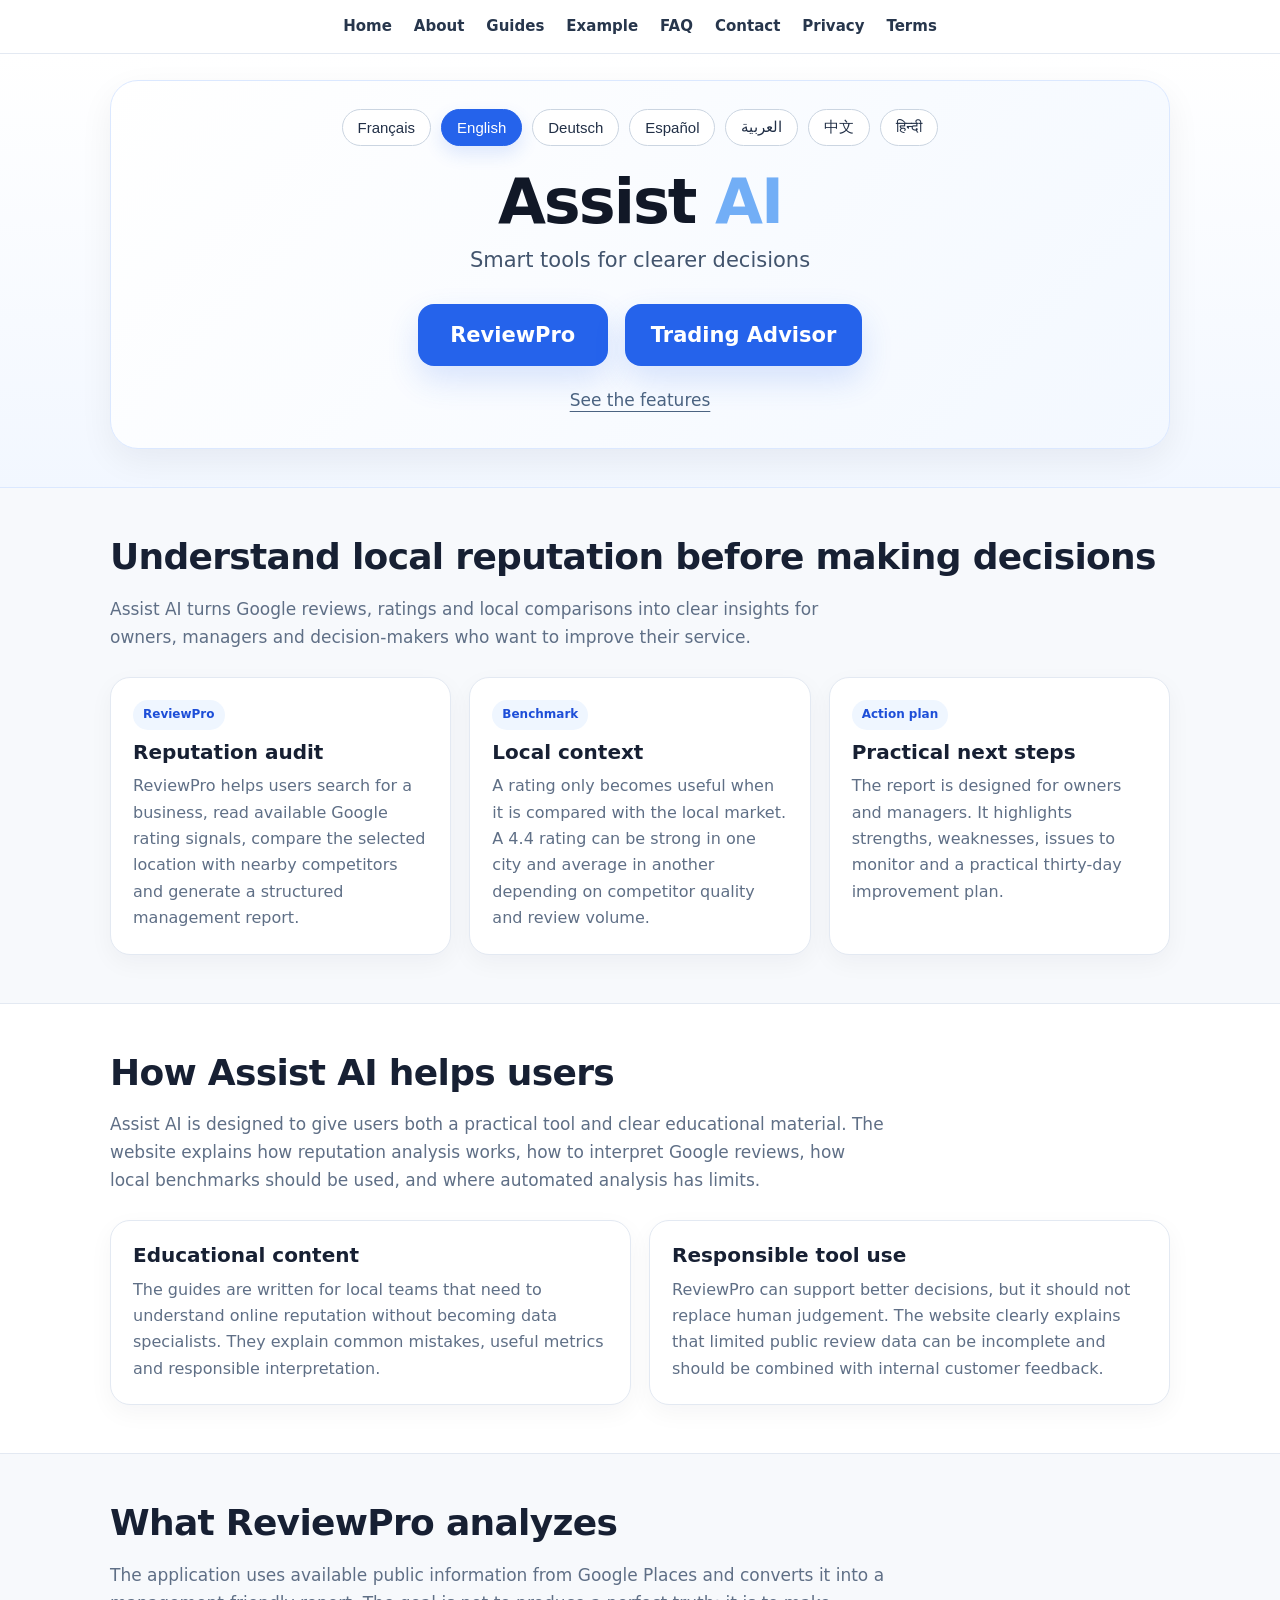
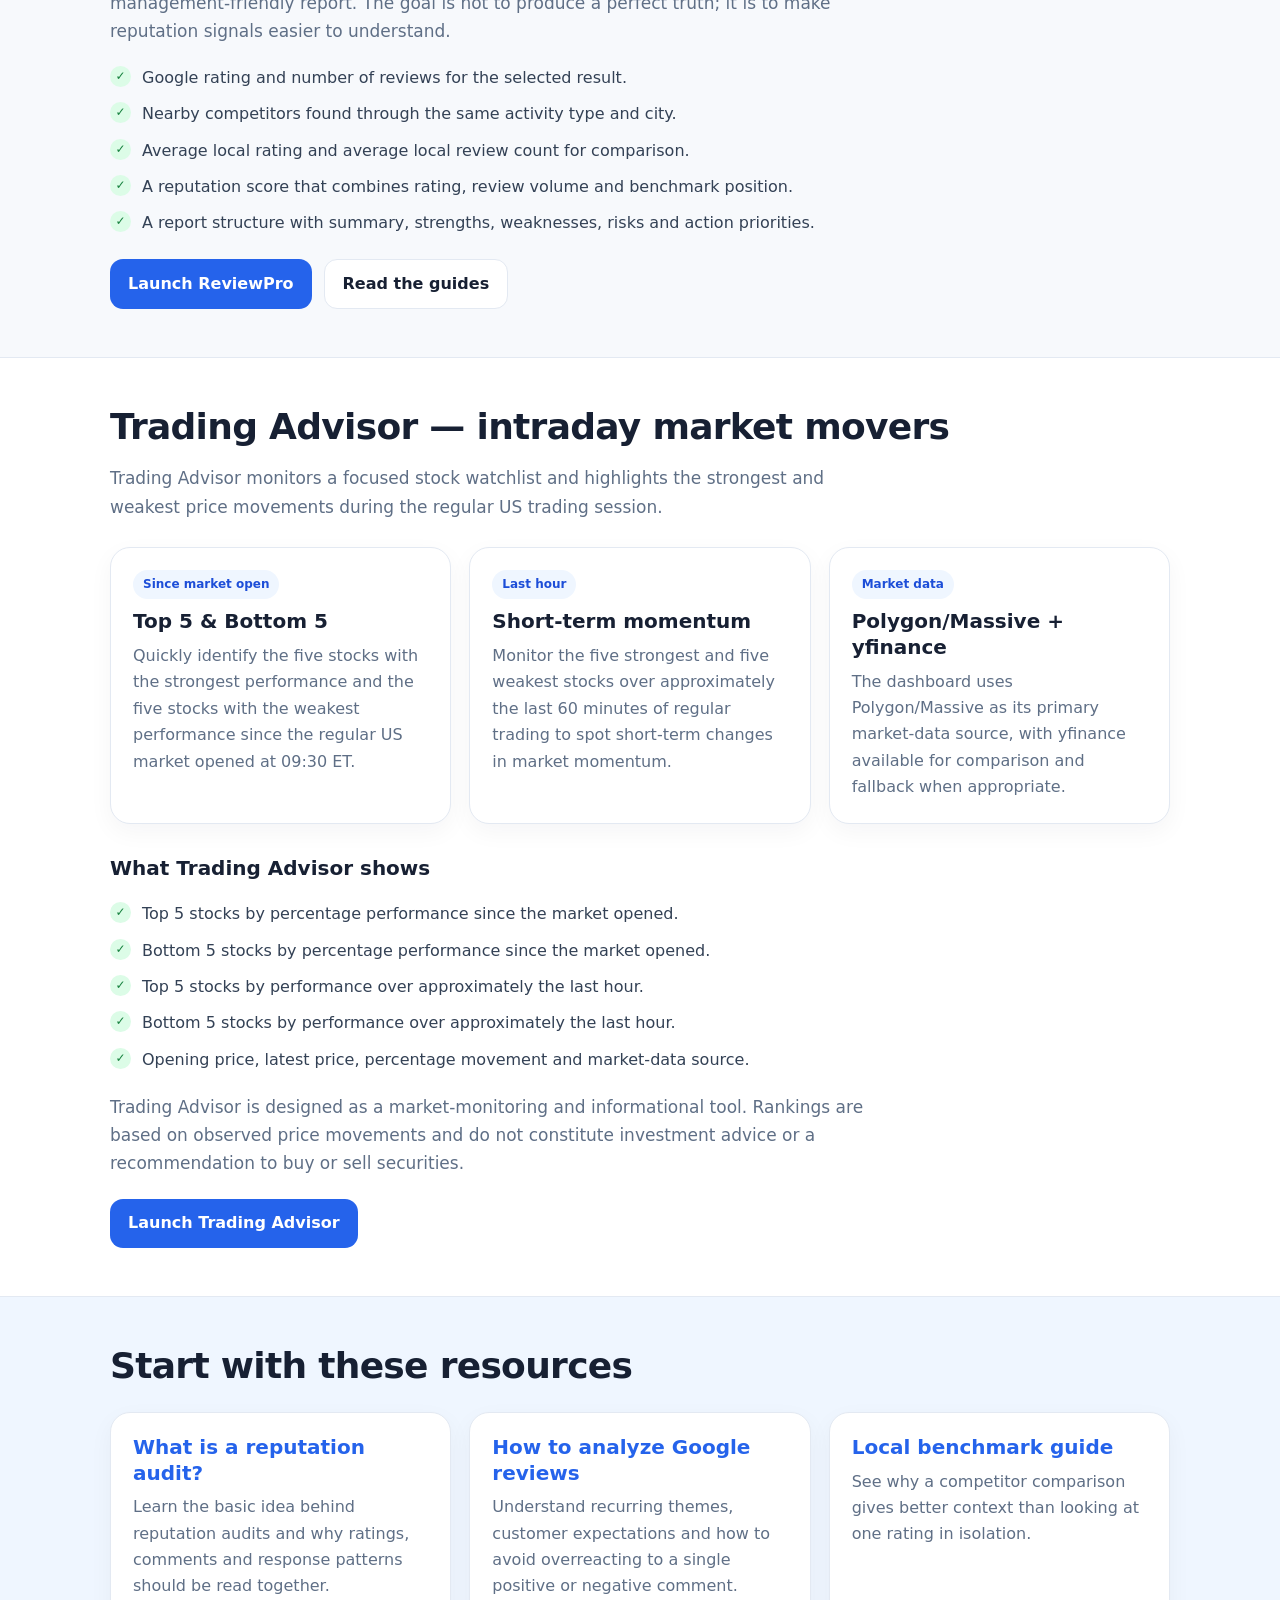
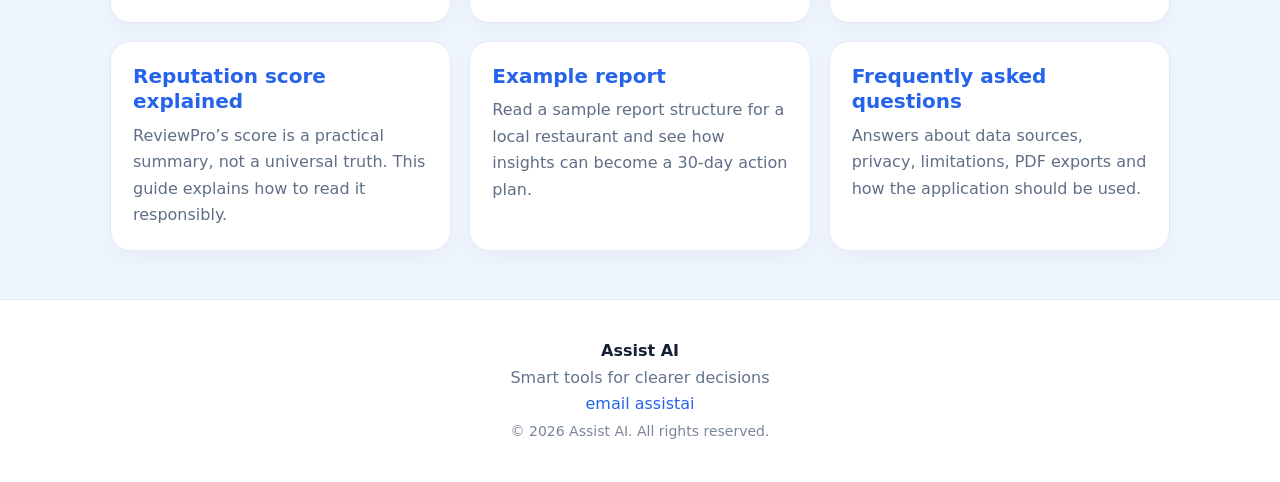
<file: index.html>
<!doctype html>
<html lang="en">
<head>
  <meta charset="utf-8">

<!-- Google Analytics -->
<script async src="https://www.googletagmanager.com/gtag/js?id=G-8H1045B3L7"></script>
<script>
  window.dataLayer = window.dataLayer || [];
  function gtag(){dataLayer.push(arguments);}
  gtag('js', new Date());

  gtag('config', 'G-8H1045B3L7');
</script>

  <meta name="viewport" content="width=device-width, initial-scale=1">

  <title>Assist AI | ReviewPro & Trading Advisor</title>

  <meta
    name="description"
    content="Assist AI provides ReviewPro for local reputation analysis and Trading Advisor for monitoring intraday stock market movers."
  >

  <link rel="canonical" href="https://assistia.digital/">
  <meta name="robots" content="index,follow">

  <link rel="stylesheet" href="assets/styles.css">

  <script
    async
    src="https://pagead2.googlesyndication.com/pagead/js/adsbygoogle.js?client=ca-pub-8966992932095198"
    crossorigin="anonymous">
  </script>
</head>

<body>

<header class="topbar dark">
  <div class="container nav-wrap">
    <nav class="nav" aria-label="Main navigation">
      <a data-i18n="nav_home" href="index.html">Home</a>
      <a data-i18n="nav_about" href="about.html">About</a>
      <a data-i18n="nav_guides" href="guides/index.html">Guides</a>
      <a data-i18n="nav_example" href="examples/reviewpro-report-example.html">Example</a>
      <a data-i18n="nav_faq" href="faq.html">FAQ</a>
      <a data-i18n="nav_contact" href="contact.html">Contact</a>
      <a data-i18n="nav_privacy" href="privacy.html">Privacy</a>
      <a data-i18n="nav_terms" href="terms.html">Terms</a>
    </nav>
  </div>
</header>


<main>

<!-- ========================================================= -->
<!-- HERO -->
<!-- ========================================================= -->

<section class="dark hero">
  <div class="container">

    <div class="langs" aria-label="Language selector">
      <button class="lang" data-lang="fr">Français</button>
      <button class="lang" data-lang="en">English</button>
      <button class="lang" data-lang="de">Deutsch</button>
      <button class="lang" data-lang="es">Español</button>
      <button class="lang" data-lang="ar">العربية</button>
      <button class="lang" data-lang="zh">中文</button>
      <button class="lang" data-lang="hi">हिन्दी</button>
    </div>

    <h1 data-i18n="hero_title">
      Assist <span>AI</span>
    </h1>

    <p class="tagline" data-i18n="hero_tagline">
      Smart tools for clearer decisions
    </p>

    <a
      class="cta"
      data-i18n="reviewpro"
      href="https://reviewpro-ai.streamlit.app/"
      target="_blank"
      rel="noopener">
      ReviewPro
    </a>

    <a
      class="cta"
      href="https://assistia-trading.streamlit.app/"
      target="_blank"
      rel="noopener"
      style="margin-left:12px;">
      Trading Advisor
    </a>

    <a
      class="secondary-link"
      data-i18n="features"
      href="#features">
      See the features
    </a>

  </div>
</section>


<!-- ========================================================= -->
<!-- INTRO / REVIEWPRO -->
<!-- ========================================================= -->

<section class="section" id="features">
  <div class="container">

    <h2 data-i18n="home_intro_title">
      Understand local reputation before making decisions
    </h2>

    <p class="lead" data-i18n="home_intro_text">
      Assist AI turns Google reviews, ratings and local comparisons into clear
      insights for owners, managers and decision-makers who want to improve
      their service.
    </p>

    <div class="grid">

      <article class="card">
        <span class="pill" data-i18n="card1_pill">
          ReviewPro
        </span>

        <h3 data-i18n="card1_title">
          Reputation audit
        </h3>

        <p data-i18n="card1_text">
          ReviewPro helps users search for a business, read available Google
          rating signals, compare the selected location with nearby competitors
          and generate a structured management report.
        </p>
      </article>


      <article class="card">
        <span class="pill" data-i18n="card2_pill">
          Benchmark
        </span>

        <h3 data-i18n="card2_title">
          Local context
        </h3>

        <p data-i18n="card2_text">
          A rating only becomes useful when it is compared with the local
          market. A 4.4 rating can be strong in one city and average in another
          depending on competitor quality and review volume.
        </p>
      </article>


      <article class="card">
        <span class="pill" data-i18n="card3_pill">
          Action plan
        </span>

        <h3 data-i18n="card3_title">
          Practical next steps
        </h3>

        <p data-i18n="card3_text">
          The report is designed for owners and managers. It highlights
          strengths, weaknesses, issues to monitor and a practical thirty-day
          improvement plan.
        </p>
      </article>

    </div>
  </div>
</section>


<!-- ========================================================= -->
<!-- HOW ASSIST AI HELPS -->
<!-- ========================================================= -->

<section class="section dark">
  <div class="container">

    <h2 data-i18n="assist_title">
      How Assist AI helps users
    </h2>

    <p class="lead" data-i18n="assist_text">
      Assist AI is designed to give users both a practical tool and clear
      educational material. The website explains how reputation analysis works,
      how to interpret Google reviews, how local benchmarks should be used, and
      where automated analysis has limits.
    </p>

    <div class="grid two">

      <div class="card dark-card">

        <h3 data-i18n="assist_card1_title">
          Educational content
        </h3>

        <p data-i18n="assist_card1_text">
          The guides are written for local teams that need to understand online
          reputation without becoming data specialists. They explain common
          mistakes, useful metrics and responsible interpretation.
        </p>

      </div>


      <div class="card dark-card">

        <h3 data-i18n="assist_card2_title">
          Responsible tool use
        </h3>

        <p data-i18n="assist_card2_text">
          ReviewPro can support better decisions, but it should not replace
          human judgement. The website clearly explains that limited public
          review data can be incomplete and should be combined with internal
          customer feedback.
        </p>

      </div>

    </div>
  </div>
</section>


<!-- ========================================================= -->
<!-- WHAT REVIEWPRO ANALYZES -->
<!-- ========================================================= -->

<section class="section">
  <div class="container">

    <h2 data-i18n="analysis_title">
      What ReviewPro analyzes
    </h2>

    <p class="lead" data-i18n="analysis_text">
      The application uses available public information from Google Places and
      converts it into a management-friendly report. The goal is not to produce
      a perfect truth; it is to make reputation signals easier to understand.
    </p>

    <ul class="checklist">

      <li data-i18n="analysis_li1">
        Google rating and number of reviews for the selected result.
      </li>

      <li data-i18n="analysis_li2">
        Nearby competitors found through the same activity type and city.
      </li>

      <li data-i18n="analysis_li3">
        Average local rating and average local review count for comparison.
      </li>

      <li data-i18n="analysis_li4">
        A reputation score that combines rating, review volume and benchmark
        position.
      </li>

      <li data-i18n="analysis_li5">
        A report structure with summary, strengths, weaknesses, risks and action
        priorities.
      </li>

    </ul>

    <div class="button-row">

      <a
        class="btn btn-primary"
        data-i18n="launch"
        href="https://reviewpro-ai.streamlit.app/"
        target="_blank"
        rel="noopener">
        Launch ReviewPro
      </a>

      <a
        class="btn btn-secondary"
        data-i18n="read_guides"
        href="guides/index.html">
        Read the guides
      </a>

    </div>

  </div>
</section>


<!-- ========================================================= -->
<!-- TRADING ADVISOR -->
<!-- ========================================================= -->

<section class="section dark" id="trading-advisor">
  <div class="container">

    <h2>
      Trading Advisor — intraday market movers
    </h2>

    <p class="lead">
      Trading Advisor monitors a focused stock watchlist and highlights the
      strongest and weakest price movements during the regular US trading
      session.
    </p>


    <div class="grid">

      <!-- OPEN PERFORMANCE -->

      <article class="card dark-card">

        <span class="pill">
          Since market open
        </span>

        <h3>
          Top 5 & Bottom 5
        </h3>

        <p>
          Quickly identify the five stocks with the strongest performance and
          the five stocks with the weakest performance since the regular US
          market opened at 09:30 ET.
        </p>

      </article>


      <!-- LAST HOUR -->

      <article class="card dark-card">

        <span class="pill">
          Last hour
        </span>

        <h3>
          Short-term momentum
        </h3>

        <p>
          Monitor the five strongest and five weakest stocks over approximately
          the last 60 minutes of regular trading to spot short-term changes in
          market momentum.
        </p>

      </article>


      <!-- DATA SOURCES -->

      <article class="card dark-card">

        <span class="pill">
          Market data
        </span>

        <h3>
          Polygon/Massive + yfinance
        </h3>

        <p>
          The dashboard uses Polygon/Massive as its primary market-data source,
          with yfinance available for comparison and fallback when appropriate.
        </p>

      </article>

    </div>


    <div style="margin-top:32px;">

      <h3>
        What Trading Advisor shows
      </h3>

      <ul class="checklist">

        <li>
          Top 5 stocks by percentage performance since the market opened.
        </li>

        <li>
          Bottom 5 stocks by percentage performance since the market opened.
        </li>

        <li>
          Top 5 stocks by performance over approximately the last hour.
        </li>

        <li>
          Bottom 5 stocks by performance over approximately the last hour.
        </li>

        <li>
          Opening price, latest price, percentage movement and market-data
          source.
        </li>

      </ul>

    </div>


    <p class="lead">
      Trading Advisor is designed as a market-monitoring and informational tool.
      Rankings are based on observed price movements and do not constitute
      investment advice or a recommendation to buy or sell securities.
    </p>


    <div class="button-row">

      <a
        class="btn btn-primary"
        href="https://assistia-trading.streamlit.app/"
        target="_blank"
        rel="noopener">
        Launch Trading Advisor
      </a>

    </div>

  </div>
</section>


<!-- ========================================================= -->
<!-- RESOURCES -->
<!-- ========================================================= -->

<section class="section" style="background:#eff6ff">
  <div class="container">

    <h2 data-i18n="resources_title">
      Start with these resources
    </h2>


    <div class="grid">

      <article class="card">

        <h3>
          <a
            data-i18n="res1_title"
            href="guides/what-is-a-reputation-audit.html">
            What is a reputation audit?
          </a>
        </h3>

        <p data-i18n="res1_text">
          Learn the basic idea behind reputation audits and why ratings,
          comments and response patterns should be read together.
        </p>

      </article>


      <article class="card">

        <h3>
          <a
            data-i18n="res2_title"
            href="guides/how-to-analyze-google-reviews.html">
            How to analyze Google reviews
          </a>
        </h3>

        <p data-i18n="res2_text">
          Understand recurring themes, customer expectations and how to avoid
          overreacting to a single positive or negative comment.
        </p>

      </article>


      <article class="card">

        <h3>
          <a
            data-i18n="res3_title"
            href="guides/local-business-benchmark.html">
            Local benchmark guide
          </a>
        </h3>

        <p data-i18n="res3_text">
          See why a competitor comparison gives better context than looking at
          one rating in isolation.
        </p>

      </article>


      <article class="card">

        <h3>
          <a
            data-i18n="res4_title"
            href="guides/reputation-score-explained.html">
            Reputation score explained
          </a>
        </h3>

        <p data-i18n="res4_text">
          ReviewPro's score is a practical summary, not a universal truth. This
          guide explains how to read it responsibly.
        </p>

      </article>


      <article class="card">

        <h3>
          <a
            data-i18n="res5_title"
            href="examples/reviewpro-report-example.html">
            Example report
          </a>
        </h3>

        <p data-i18n="res5_text">
          Read a sample report structure for a local restaurant and see how
          insights can become a 30-day action plan.
        </p>

      </article>


      <article class="card">

        <h3>
          <a
            data-i18n="res6_title"
            href="faq.html">
            Frequently asked questions
          </a>
        </h3>

        <p data-i18n="res6_text">
          Answers about data sources, privacy, limitations, PDF exports and how
          the application should be used.
        </p>

      </article>

    </div>

  </div>
</section>

</main>


<!-- ========================================================= -->
<!-- FOOTER -->
<!-- ========================================================= -->

<footer class="footer">
  <div class="container">

    <strong>Assist AI</strong>
    <br>

    <span data-i18n="footer_tagline">
      Smart tools for clearer decisions
    </span>
    <br><a href="mailto:aitradeadvisor@gmail.com">email assistai</a><br>
    <span class="small" data-i18n="footer_rights">
      © 2026 Assist AI. All rights reserved.
    </span>

  </div>
</footer>


<script src="assets/script.js"></script>

</body>
</html>
</file>
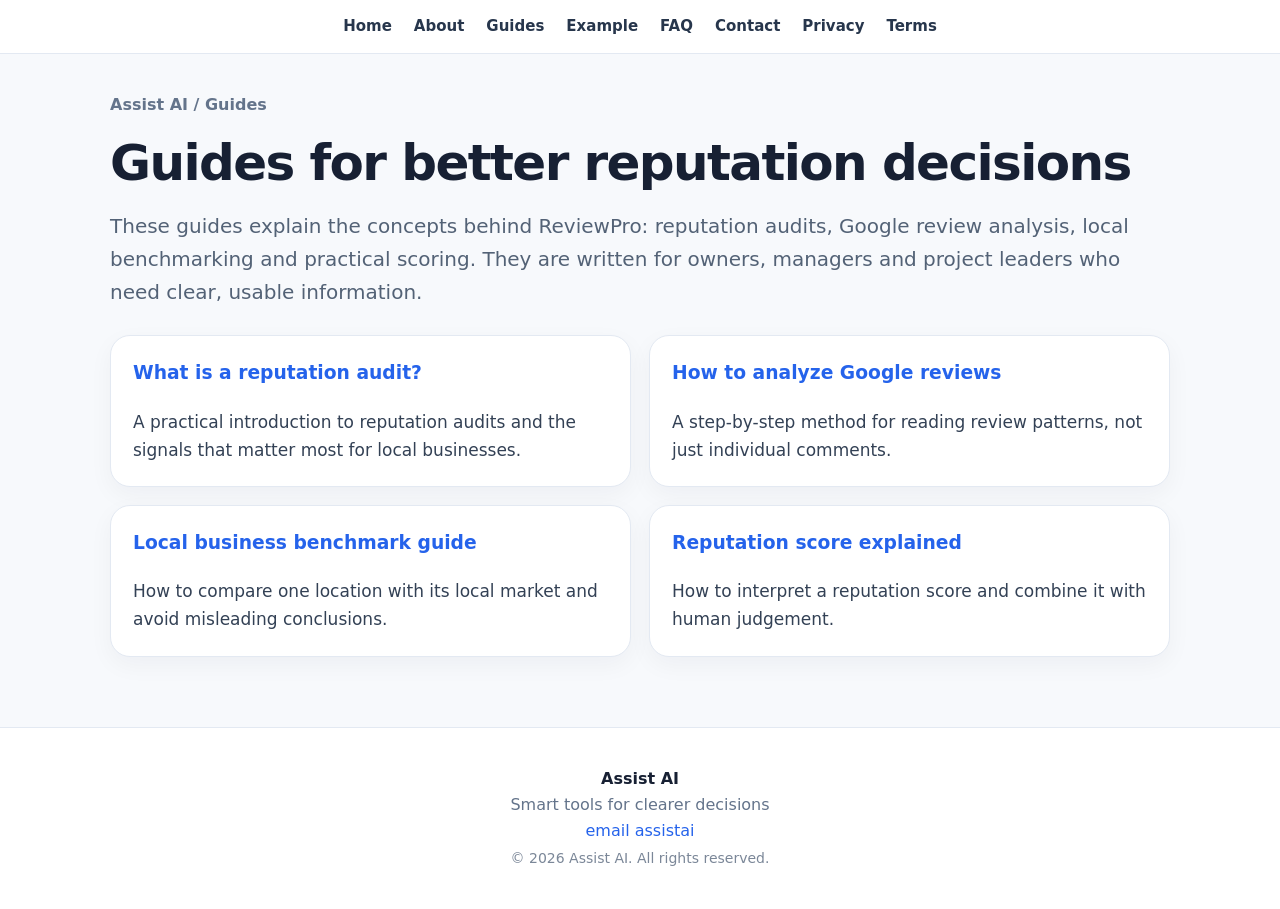
<file: guides/index.html>
<!doctype html>
<html lang="en">
<head>
  <meta charset="utf-8">

    <!-- Google Analytics -->
  <script async src="https://www.googletagmanager.com/gtag/js?id=G-SZPVL9VQMR"></script>
  <script>
    window.dataLayer = window.dataLayer || [];
    function gtag(){dataLayer.push(arguments);}
    gtag('js', new Date());

    gtag('config', 'G-SZPVL9VQMR');
  </script>
  
  <meta name="viewport" content="width=device-width, initial-scale=1">
  <title>Assist AI Guides | ReviewPro knowledge base</title>
  <meta name="description" content="Educational guides explaining reputation audits, Google review analysis, local benchmarks and reputation scores.">
  <link rel="canonical" href="https://assistia.digital/guides/index.html">
  <meta name="robots" content="index,follow">
  <link rel="stylesheet" href="../assets/styles.css">
  <script async src="https://pagead2.googlesyndication.com/pagead/js/adsbygoogle.js?client=ca-pub-8966992932095198" crossorigin="anonymous"></script>

</head>
<body>

<header class="topbar dark">
  <div class="container nav-wrap">
    <nav class="nav" aria-label="Main navigation">
      <a data-i18n="nav_home" href="../index.html">Home</a>
      <a data-i18n="nav_about" href="../about.html">About</a>
      <a data-i18n="nav_guides" href="../guides/index.html">Guides</a>
      <a data-i18n="nav_example" href="../examples/reviewpro-report-example.html">Example</a>
      <a data-i18n="nav_faq" href="../faq.html">FAQ</a>
      <a data-i18n="nav_contact" href="../contact.html">Contact</a>
      <a data-i18n="nav_privacy" href="../privacy.html">Privacy</a>
      <a data-i18n="nav_terms" href="../terms.html">Terms</a>
    </nav>
  </div>
</header>

<main>

<section class="article">
  <div class="container">
    <div class="breadcrumb">Assist AI / Guides</div>
    <h1>Guides for better reputation decisions</h1>
    <p class="intro">These guides explain the concepts behind ReviewPro: reputation audits, Google review analysis, local benchmarking and practical scoring. They are written for owners, managers and project leaders who need clear, usable information.</p>
    <div class="grid two">
      <article class="card"><h3><a href="what-is-a-reputation-audit.html">What is a reputation audit?</a></h3><p>A practical introduction to reputation audits and the signals that matter most for local businesses.</p></article>
      <article class="card"><h3><a href="how-to-analyze-google-reviews.html">How to analyze Google reviews</a></h3><p>A step-by-step method for reading review patterns, not just individual comments.</p></article>
      <article class="card"><h3><a href="local-business-benchmark.html">Local business benchmark guide</a></h3><p>How to compare one location with its local market and avoid misleading conclusions.</p></article>
      <article class="card"><h3><a href="reputation-score-explained.html">Reputation score explained</a></h3><p>How to interpret a reputation score and combine it with human judgement.</p></article>
    </div>
  </div>
</section>

</main>

<footer class="footer">
  <div class="container">
    <strong>Assist AI</strong><br>
    Smart tools for clearer decisions<br>
    <a href="mailto:aitradeadvisor@gmail.com">email assistai</a><br>
    <span class="small">© 2026 Assist AI. All rights reserved.</span>
  </div>
</footer>

<script src="../assets/script.js"></script>
</body>
</html>
</file>
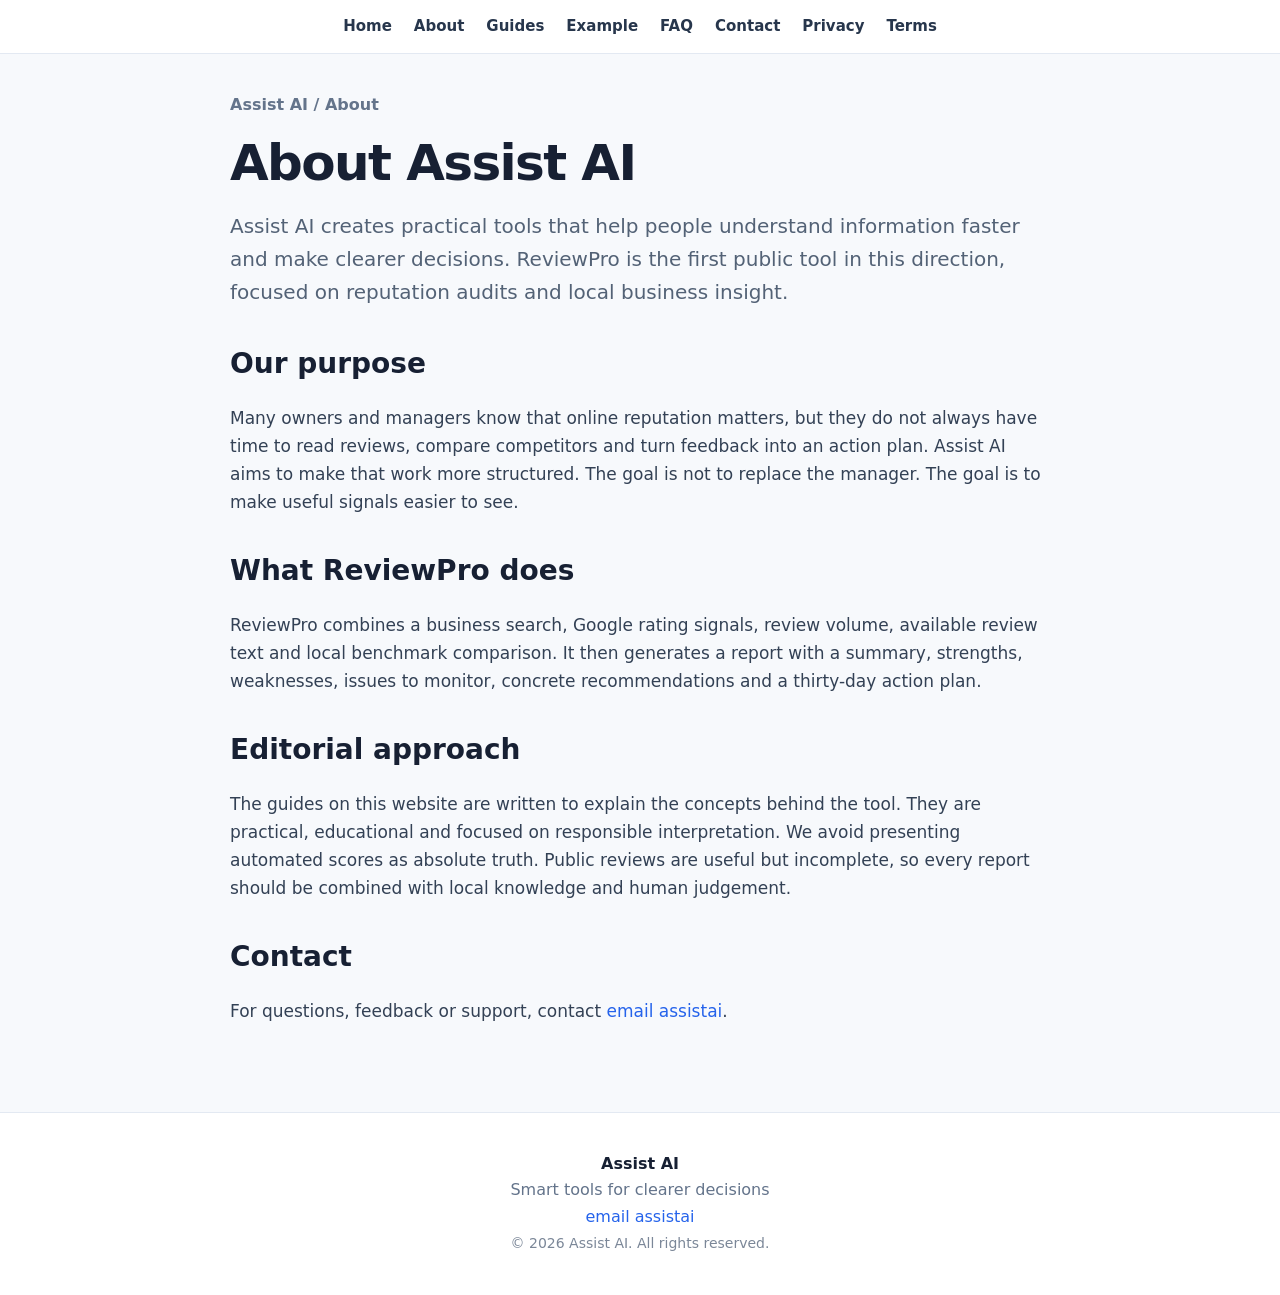
<file: about.html>
<!doctype html>
<html lang="en">
<head>
  <meta charset="utf-8">

    <!-- Google Analytics -->
  <script async src="https://www.googletagmanager.com/gtag/js?id=G-SZPVL9VQMR"></script>
  <script>
    window.dataLayer = window.dataLayer || [];
    function gtag(){dataLayer.push(arguments);}
    gtag('js', new Date());

    gtag('config', 'G-SZPVL9VQMR');
  </script>
  
  <meta name="viewport" content="width=device-width, initial-scale=1">
  <title>About Assist AI | ReviewPro</title>
  <meta name="description" content="About Assist AI and ReviewPro, a practical tool for reputation audits and local business insight.">
  <link rel="canonical" href="https://assistia.digital/about.html">
  <meta name="robots" content="index,follow">
  <link rel="stylesheet" href="assets/styles.css">

</head>
<body>

<header class="topbar dark">
  <div class="container nav-wrap">
    <nav class="nav" aria-label="Main navigation">
      <a data-i18n="nav_home" href="index.html">Home</a>
      <a data-i18n="nav_about" href="about.html">About</a>
      <a data-i18n="nav_guides" href="guides/index.html">Guides</a>
      <a data-i18n="nav_example" href="examples/reviewpro-report-example.html">Example</a>
      <a data-i18n="nav_faq" href="faq.html">FAQ</a>
      <a data-i18n="nav_contact" href="contact.html">Contact</a>
      <a data-i18n="nav_privacy" href="privacy.html">Privacy</a>
      <a data-i18n="nav_terms" href="terms.html">Terms</a>
    </nav>
  </div>
</header>

<main>

<section class="article"><div class="narrow">
<div class="breadcrumb">Assist AI / About</div>
<h1>About Assist AI</h1>
<p class="intro">Assist AI creates practical tools that help people understand information faster and make clearer decisions. ReviewPro is the first public tool in this direction, focused on reputation audits and local business insight.</p>
<h2>Our purpose</h2><p>Many owners and managers know that online reputation matters, but they do not always have time to read reviews, compare competitors and turn feedback into an action plan. Assist AI aims to make that work more structured. The goal is not to replace the manager. The goal is to make useful signals easier to see.</p>
<h2>What ReviewPro does</h2><p>ReviewPro combines a business search, Google rating signals, review volume, available review text and local benchmark comparison. It then generates a report with a summary, strengths, weaknesses, issues to monitor, concrete recommendations and a thirty-day action plan.</p>
<h2>Editorial approach</h2><p>The guides on this website are written to explain the concepts behind the tool. They are practical, educational and focused on responsible interpretation. We avoid presenting automated scores as absolute truth. Public reviews are useful but incomplete, so every report should be combined with local knowledge and human judgement.</p>
<h2>Contact</h2><p>For questions, feedback or support, contact <a href="mailto:aitradeadvisor@gmail.com">email assistai</a>.</p>
</div></section>

</main>

<footer class="footer">
  <div class="container">
    <strong>Assist AI</strong><br>
    Smart tools for clearer decisions<br>
    <a href="mailto:aitradeadvisor@gmail.com">email assistai</a><br>
    <span class="small">© 2026 Assist AI. All rights reserved.</span>
  </div>
</footer>

<script src="assets/script.js"></script>
</body>
</html>
</file>
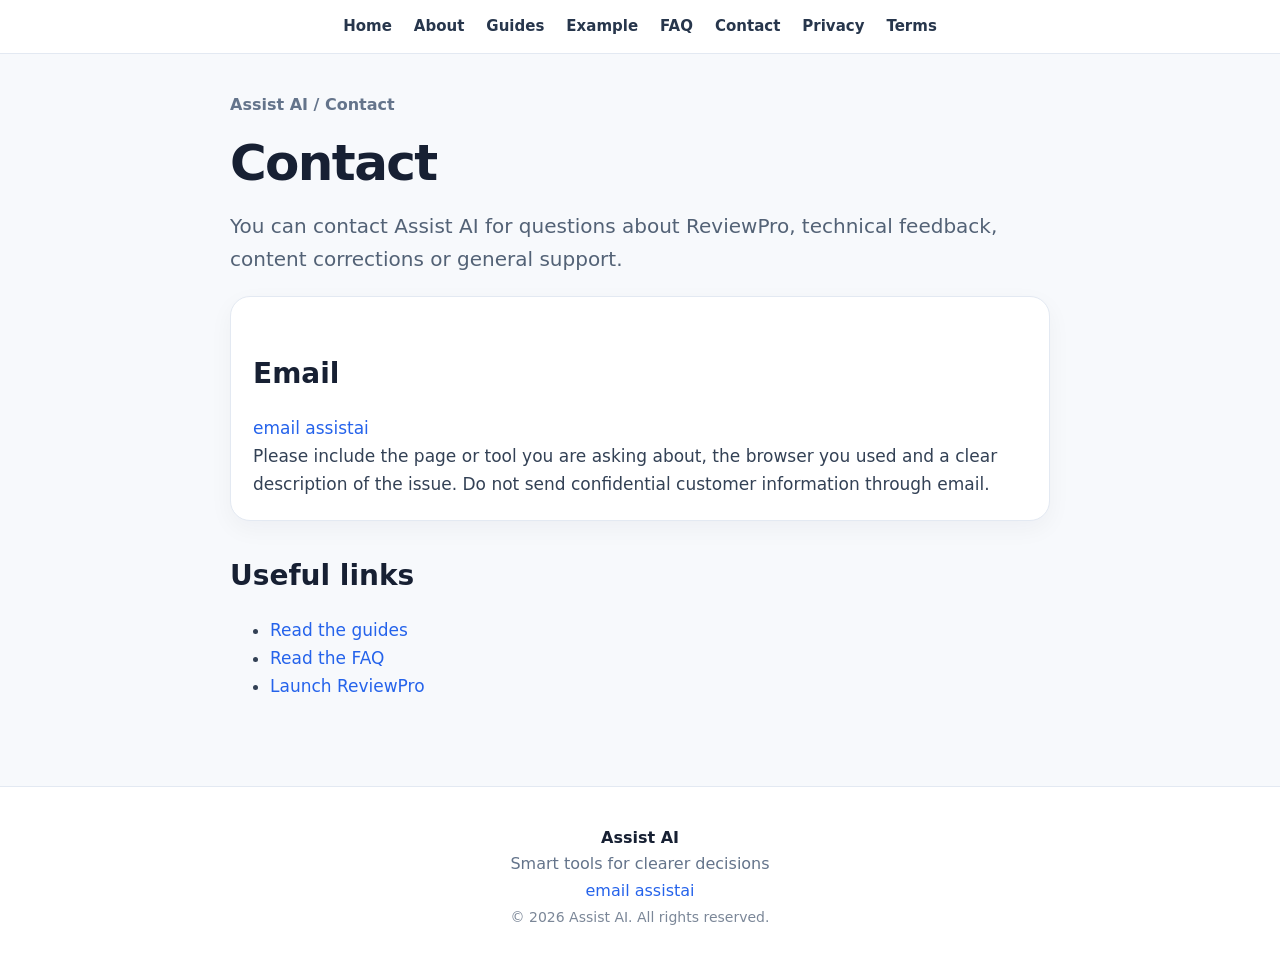
<file: contact.html>
<!doctype html>
<html lang="en">
<head>
  <meta charset="utf-8">
  <meta name="viewport" content="width=device-width, initial-scale=1">
  <title>Contact | Assist AI</title>
  <meta name="description" content="Contact Assist AI for ReviewPro questions, feedback and support.">
  <link rel="canonical" href="https://assistia.digital/contact.html">
  <meta name="robots" content="index,follow">
  <link rel="stylesheet" href="assets/styles.css">
</head>
<body>

<header class="topbar dark">
  <div class="container nav-wrap">
    <nav class="nav" aria-label="Main navigation">
      <a data-i18n="nav_home" href="index.html">Home</a>
      <a data-i18n="nav_about" href="about.html">About</a>
      <a data-i18n="nav_guides" href="guides/index.html">Guides</a>
      <a data-i18n="nav_example" href="examples/reviewpro-report-example.html">Example</a>
      <a data-i18n="nav_faq" href="faq.html">FAQ</a>
      <a data-i18n="nav_contact" href="contact.html">Contact</a>
      <a data-i18n="nav_privacy" href="privacy.html">Privacy</a>
      <a data-i18n="nav_terms" href="terms.html">Terms</a>
    </nav>
  </div>
</header>

<main>

<section class="article"><div class="narrow">
<div class="breadcrumb">Assist AI / Contact</div>
<h1>Contact</h1>
<p class="intro">You can contact Assist AI for questions about ReviewPro, technical feedback, content corrections or general support.</p>
<div class="card"><h2>Email</h2><p><a href="mailto:aitradeadvisor@gmail.com">email assistai</a></p><p>Please include the page or tool you are asking about, the browser you used and a clear description of the issue. Do not send confidential customer information through email.</p></div>
<h2>Useful links</h2><ul><li><a href="guides/index.html">Read the guides</a></li><li><a href="faq.html">Read the FAQ</a></li><li><a href="https://reviewpro-ai.streamlit.app/" target="_blank" rel="noopener">Launch ReviewPro</a></li></ul>
</div></section>

</main>

<footer class="footer">
  <div class="container">
    <strong>Assist AI</strong><br>
    Smart tools for clearer decisions<br>
    <a href="mailto:aitradeadvisor@gmail.com">email assistai</a><br>
    <span class="small">© 2026 Assist AI. All rights reserved.</span>
  </div>
</footer>

<script src="assets/script.js"></script>
</body>
</html>
</file>
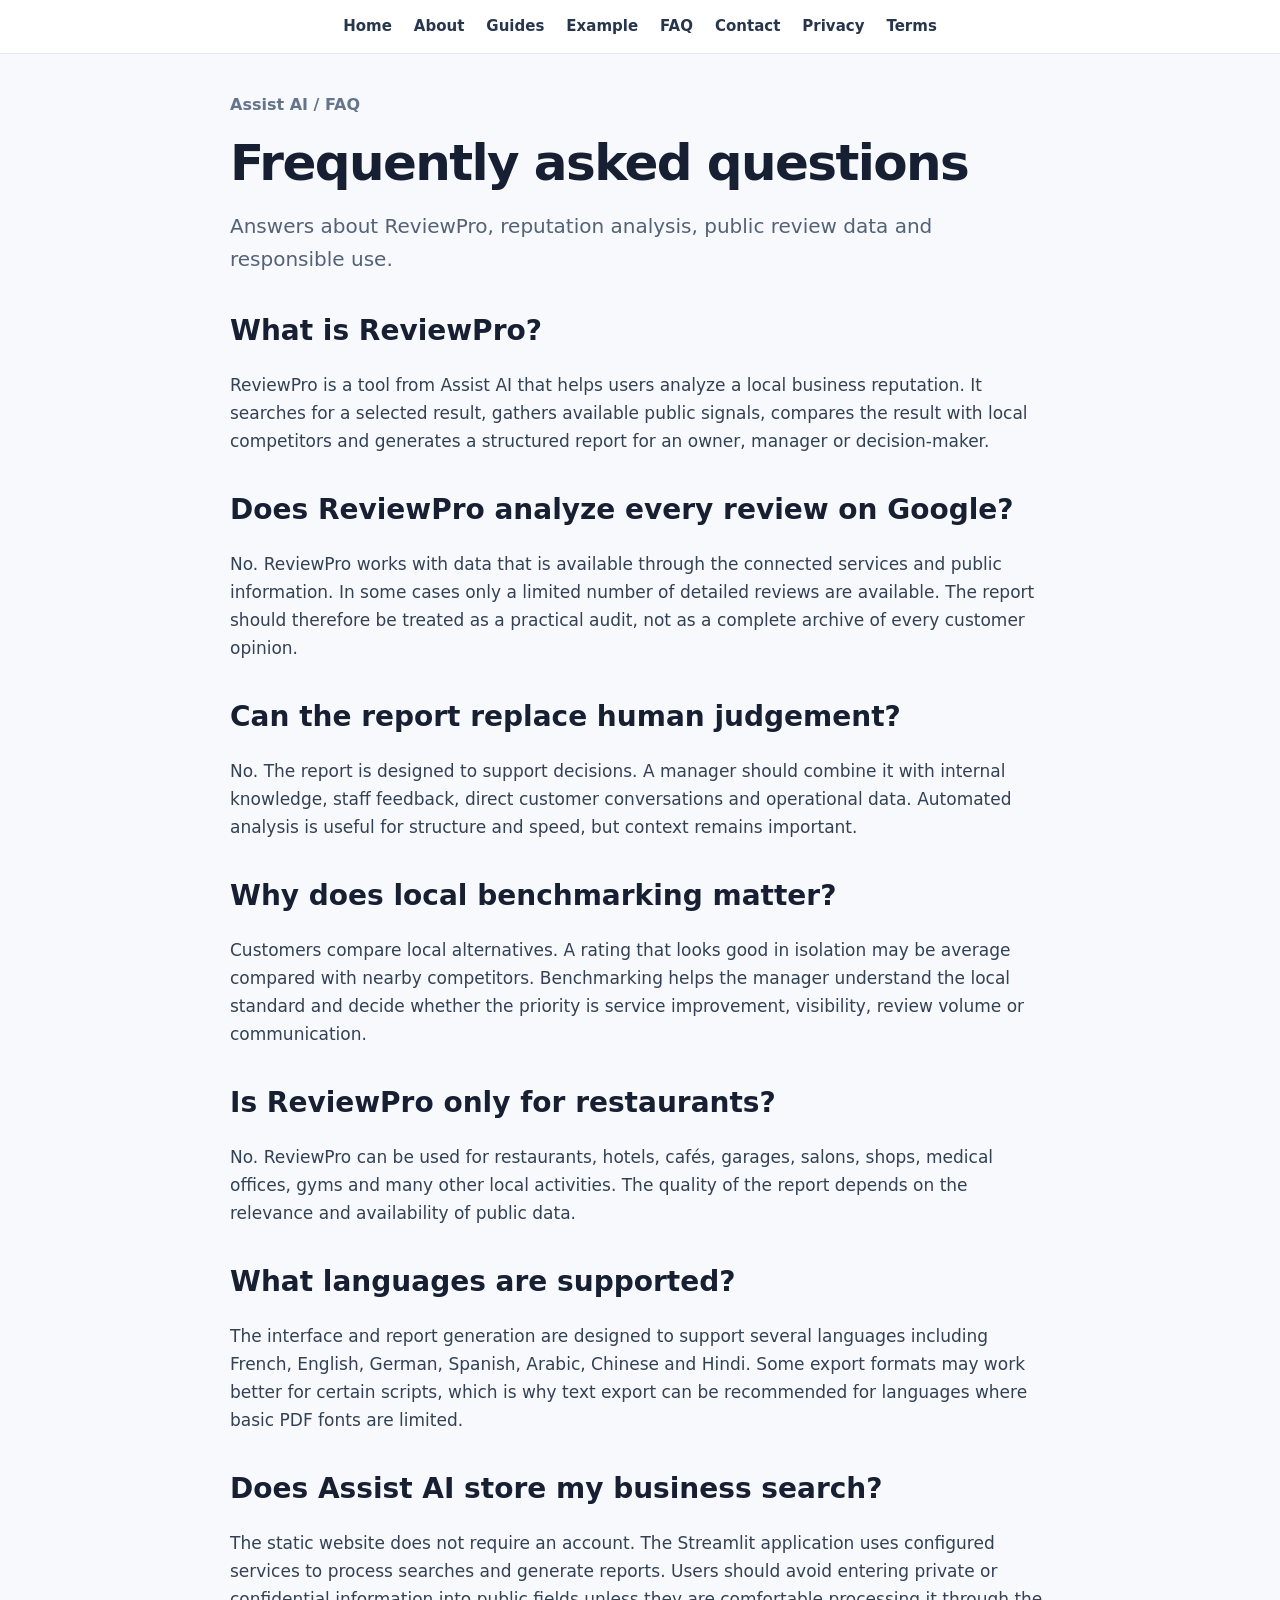
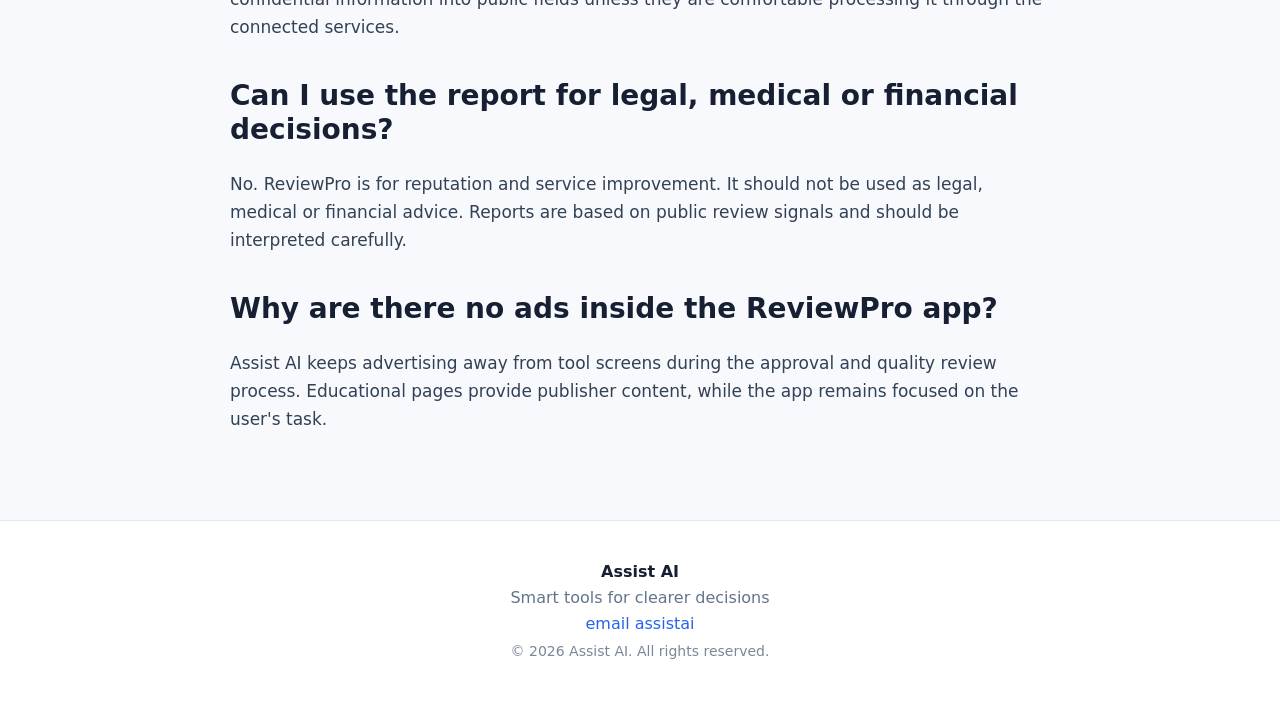
<file: faq.html>
<!doctype html>
<html lang="en">
<head>
  <meta charset="utf-8">
  <meta name="viewport" content="width=device-width, initial-scale=1">
  <title>FAQ | Assist AI ReviewPro</title>
  <meta name="description" content="Frequently asked questions about ReviewPro, reputation audits, public review data and local benchmarks.">
  <link rel="canonical" href="https://assistia.digital/faq.html">
  <meta name="robots" content="index,follow">
  <link rel="stylesheet" href="assets/styles.css">
  <script async src="https://pagead2.googlesyndication.com/pagead/js/adsbygoogle.js?client=ca-pub-8966992932095198" crossorigin="anonymous"></script>

</head>
<body>

<header class="topbar dark">
  <div class="container nav-wrap">
    <nav class="nav" aria-label="Main navigation">
      <a data-i18n="nav_home" href="index.html">Home</a>
      <a data-i18n="nav_about" href="about.html">About</a>
      <a data-i18n="nav_guides" href="guides/index.html">Guides</a>
      <a data-i18n="nav_example" href="examples/reviewpro-report-example.html">Example</a>
      <a data-i18n="nav_faq" href="faq.html">FAQ</a>
      <a data-i18n="nav_contact" href="contact.html">Contact</a>
      <a data-i18n="nav_privacy" href="privacy.html">Privacy</a>
      <a data-i18n="nav_terms" href="terms.html">Terms</a>
    </nav>
  </div>
</header>

<main>

<section class="article"><div class="narrow">
<div class="breadcrumb">Assist AI / FAQ</div>
<h1>Frequently asked questions</h1>
<p class="intro">Answers about ReviewPro, reputation analysis, public review data and responsible use.</p>
<h2>What is ReviewPro?</h2><p>ReviewPro is a tool from Assist AI that helps users analyze a local business reputation. It searches for a selected result, gathers available public signals, compares the result with local competitors and generates a structured report for an owner, manager or decision-maker.</p>
<h2>Does ReviewPro analyze every review on Google?</h2><p>No. ReviewPro works with data that is available through the connected services and public information. In some cases only a limited number of detailed reviews are available. The report should therefore be treated as a practical audit, not as a complete archive of every customer opinion.</p>
<h2>Can the report replace human judgement?</h2><p>No. The report is designed to support decisions. A manager should combine it with internal knowledge, staff feedback, direct customer conversations and operational data. Automated analysis is useful for structure and speed, but context remains important.</p>
<h2>Why does local benchmarking matter?</h2><p>Customers compare local alternatives. A rating that looks good in isolation may be average compared with nearby competitors. Benchmarking helps the manager understand the local standard and decide whether the priority is service improvement, visibility, review volume or communication.</p>
<h2>Is ReviewPro only for restaurants?</h2><p>No. ReviewPro can be used for restaurants, hotels, cafés, garages, salons, shops, medical offices, gyms and many other local activities. The quality of the report depends on the relevance and availability of public data.</p>
<h2>What languages are supported?</h2><p>The interface and report generation are designed to support several languages including French, English, German, Spanish, Arabic, Chinese and Hindi. Some export formats may work better for certain scripts, which is why text export can be recommended for languages where basic PDF fonts are limited.</p>
<h2>Does Assist AI store my business search?</h2><p>The static website does not require an account. The Streamlit application uses configured services to process searches and generate reports. Users should avoid entering private or confidential information into public fields unless they are comfortable processing it through the connected services.</p>
<h2>Can I use the report for legal, medical or financial decisions?</h2><p>No. ReviewPro is for reputation and service improvement. It should not be used as legal, medical or financial advice. Reports are based on public review signals and should be interpreted carefully.</p>
<h2>Why are there no ads inside the ReviewPro app?</h2><p>Assist AI keeps advertising away from tool screens during the approval and quality review process. Educational pages provide publisher content, while the app remains focused on the user's task.</p>
</div></section>

</main>

<footer class="footer">
  <div class="container">
    <strong>Assist AI</strong><br>
    Smart tools for clearer decisions<br>
    <a href="mailto:aitradeadvisor@gmail.com">email assistai</a><br>
    <span class="small">© 2026 Assist AI. All rights reserved.</span>
  </div>
</footer>

<script src="assets/script.js"></script>
</body>
</html>
</file>
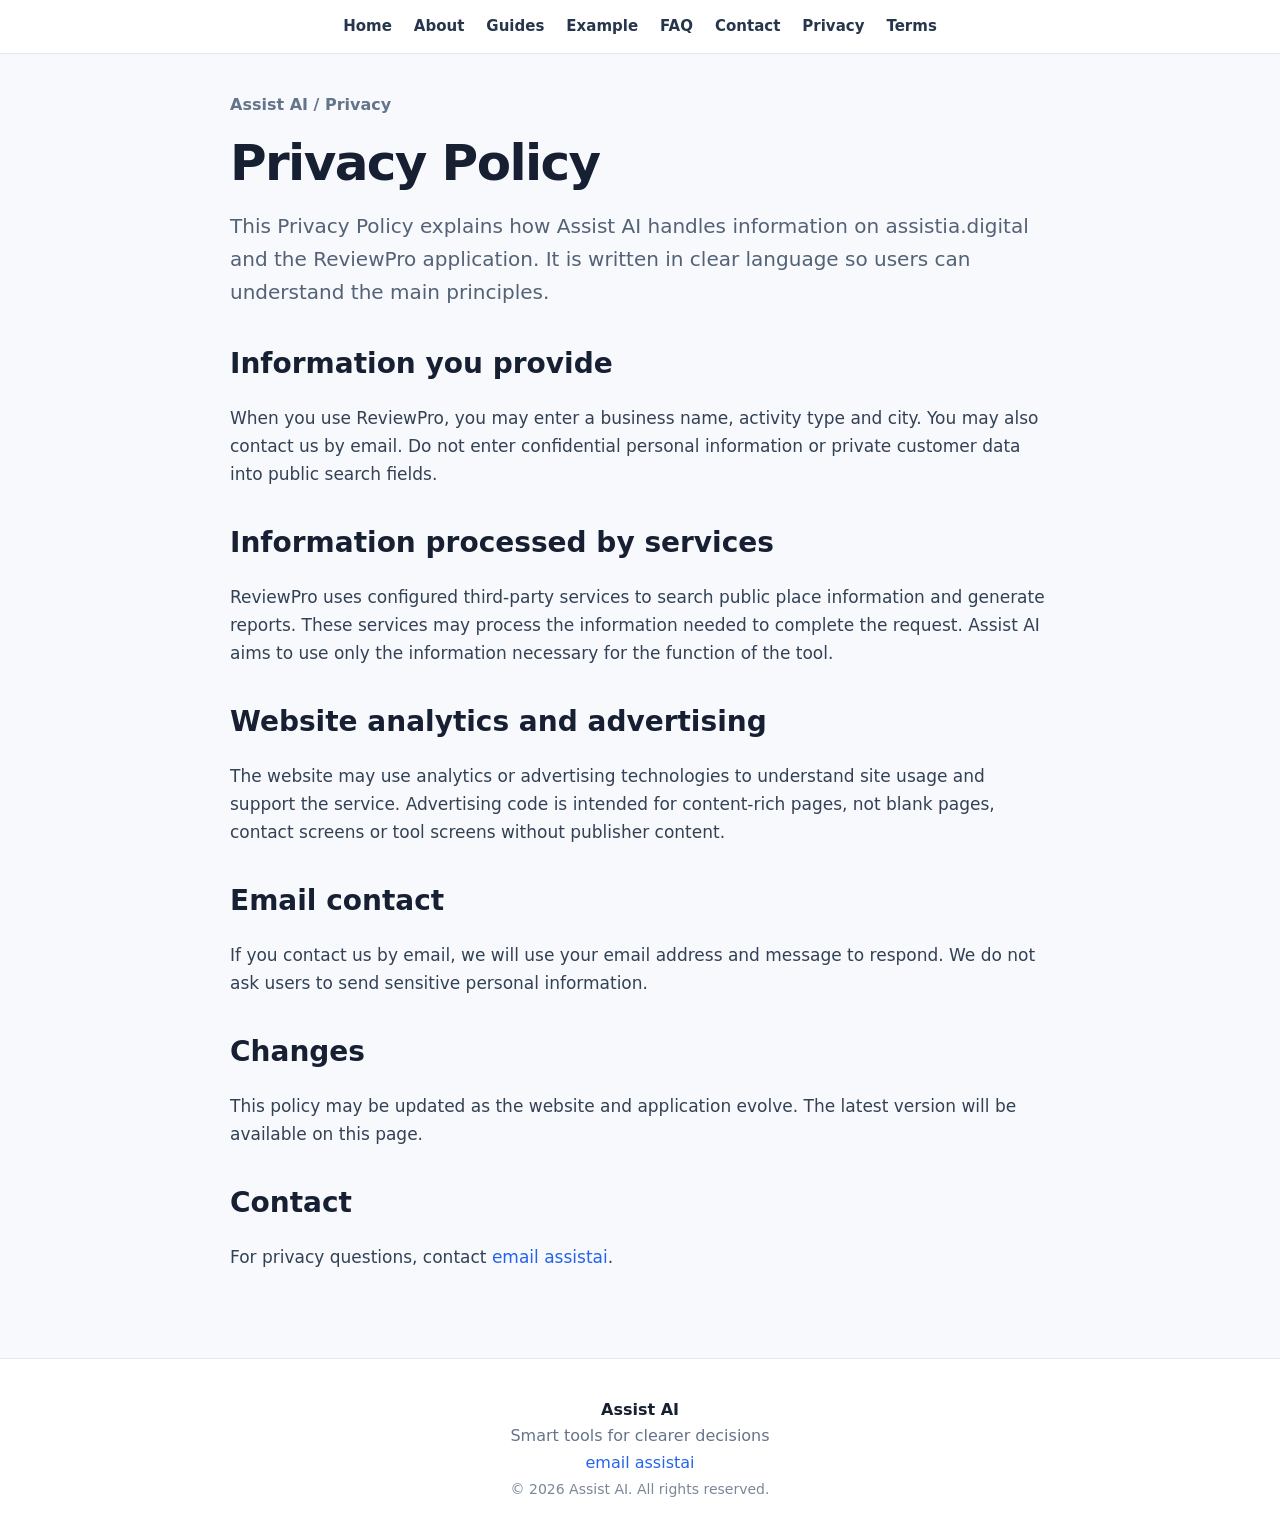
<file: privacy.html>
<!doctype html>
<html lang="en">
<head>
  <meta charset="utf-8">
  <meta name="viewport" content="width=device-width, initial-scale=1">
  <title>Privacy Policy | Assist AI</title>
  <meta name="description" content="Privacy policy for Assist AI and ReviewPro.">
  <link rel="canonical" href="https://assistia.digital/privacy.html">
  <meta name="robots" content="index,follow">
  <link rel="stylesheet" href="assets/styles.css">
</head>
<body>

<header class="topbar dark">
  <div class="container nav-wrap">
    <nav class="nav" aria-label="Main navigation">
      <a data-i18n="nav_home" href="index.html">Home</a>
      <a data-i18n="nav_about" href="about.html">About</a>
      <a data-i18n="nav_guides" href="guides/index.html">Guides</a>
      <a data-i18n="nav_example" href="examples/reviewpro-report-example.html">Example</a>
      <a data-i18n="nav_faq" href="faq.html">FAQ</a>
      <a data-i18n="nav_contact" href="contact.html">Contact</a>
      <a data-i18n="nav_privacy" href="privacy.html">Privacy</a>
      <a data-i18n="nav_terms" href="terms.html">Terms</a>
    </nav>
  </div>
</header>

<main>

<section class="article"><div class="narrow">
<div class="breadcrumb">Assist AI / Privacy</div>
<h1>Privacy Policy</h1>
<p class="intro">This Privacy Policy explains how Assist AI handles information on assistia.digital and the ReviewPro application. It is written in clear language so users can understand the main principles.</p>
<h2>Information you provide</h2><p>When you use ReviewPro, you may enter a business name, activity type and city. You may also contact us by email. Do not enter confidential personal information or private customer data into public search fields.</p>
<h2>Information processed by services</h2><p>ReviewPro uses configured third-party services to search public place information and generate reports. These services may process the information needed to complete the request. Assist AI aims to use only the information necessary for the function of the tool.</p>
<h2>Website analytics and advertising</h2><p>The website may use analytics or advertising technologies to understand site usage and support the service. Advertising code is intended for content-rich pages, not blank pages, contact screens or tool screens without publisher content.</p>
<h2>Email contact</h2><p>If you contact us by email, we will use your email address and message to respond. We do not ask users to send sensitive personal information.</p>
<h2>Changes</h2><p>This policy may be updated as the website and application evolve. The latest version will be available on this page.</p>
<h2>Contact</h2><p>For privacy questions, contact <a href="mailto:aitradeadvisor@gmail.com">email assistai</a>.</p>
</div></section>

</main>

<footer class="footer">
  <div class="container">
    <strong>Assist AI</strong><br>
    Smart tools for clearer decisions<br>
    <a href="mailto:aitradeadvisor@gmail.com">email assistai</a><br>
    <span class="small">© 2026 Assist AI. All rights reserved.</span>
  </div>
</footer>

<script src="assets/script.js"></script>
</body>
</html>
</file>
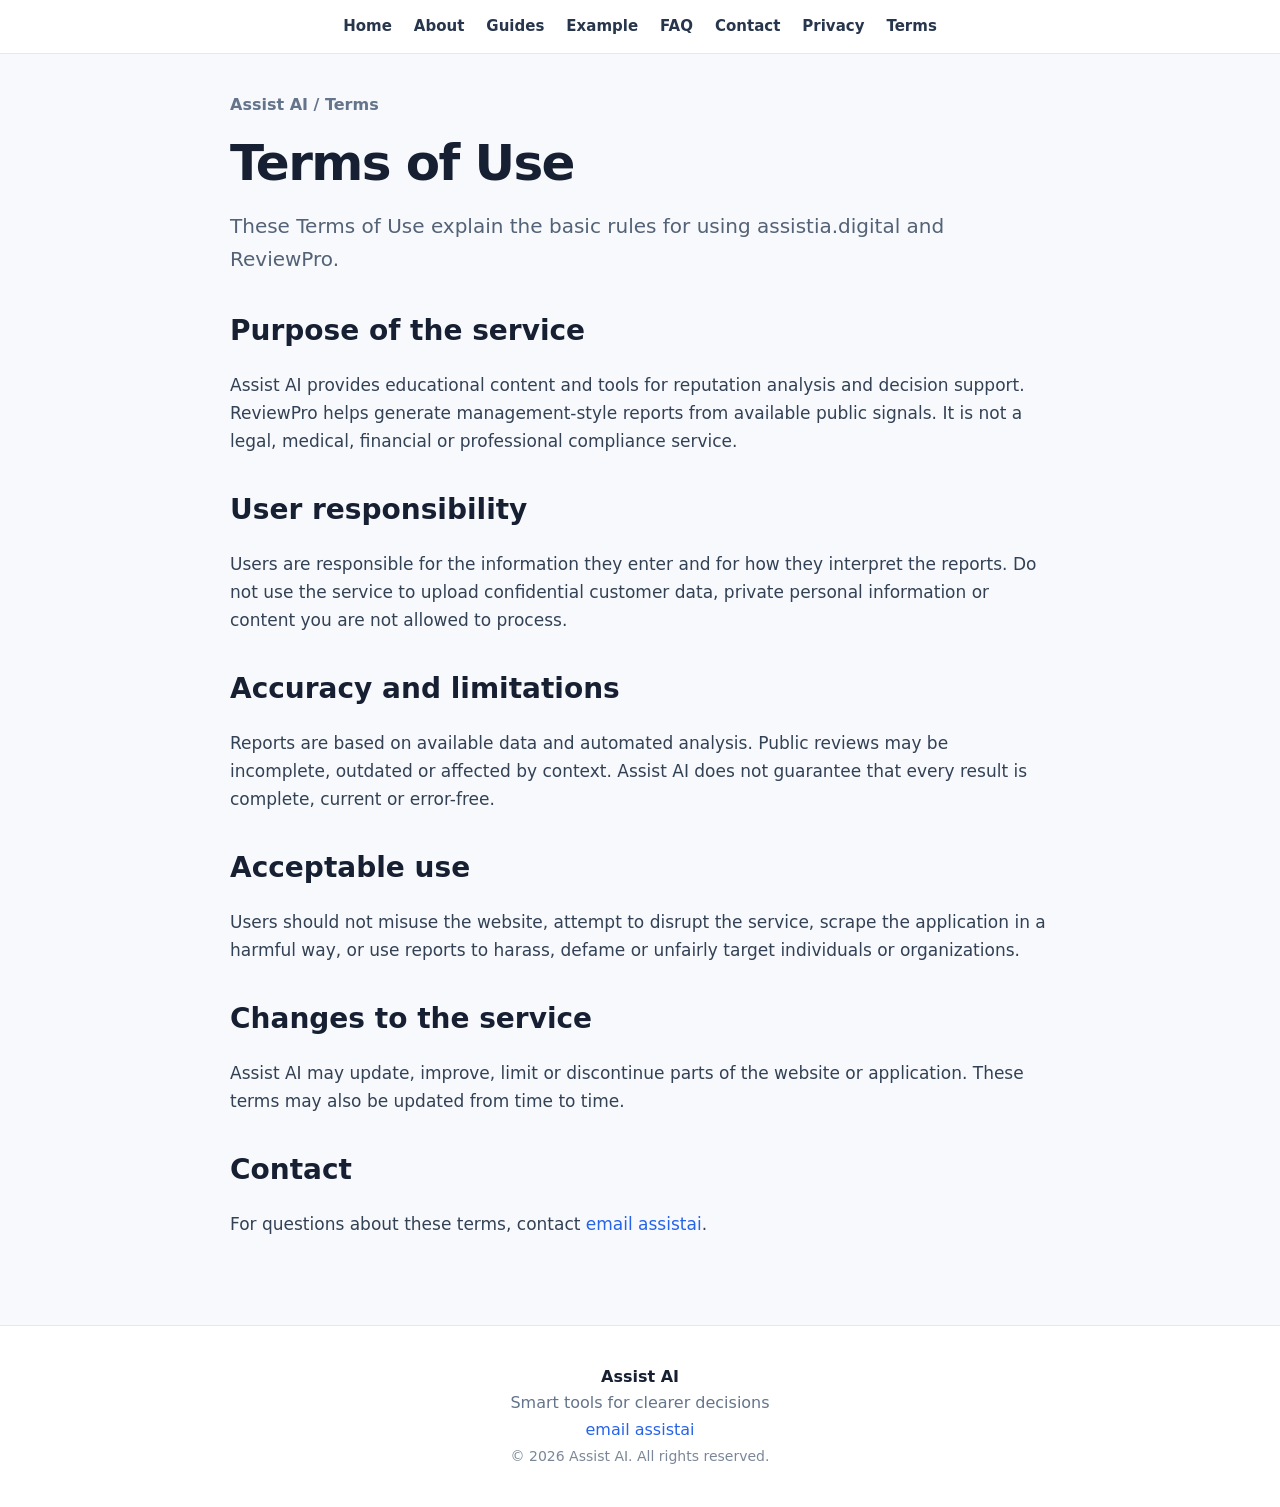
<file: terms.html>
<!doctype html>
<html lang="en">
<head>
  <meta charset="utf-8">
  <meta name="viewport" content="width=device-width, initial-scale=1">
  <title>Terms of Use | Assist AI</title>
  <meta name="description" content="Terms of use for Assist AI and ReviewPro.">
  <link rel="canonical" href="https://assistia.digital/terms.html">
  <meta name="robots" content="index,follow">
  <link rel="stylesheet" href="assets/styles.css">
</head>
<body>

<header class="topbar dark">
  <div class="container nav-wrap">
    <nav class="nav" aria-label="Main navigation">
      <a data-i18n="nav_home" href="index.html">Home</a>
      <a data-i18n="nav_about" href="about.html">About</a>
      <a data-i18n="nav_guides" href="guides/index.html">Guides</a>
      <a data-i18n="nav_example" href="examples/reviewpro-report-example.html">Example</a>
      <a data-i18n="nav_faq" href="faq.html">FAQ</a>
      <a data-i18n="nav_contact" href="contact.html">Contact</a>
      <a data-i18n="nav_privacy" href="privacy.html">Privacy</a>
      <a data-i18n="nav_terms" href="terms.html">Terms</a>
    </nav>
  </div>
</header>

<main>

<section class="article"><div class="narrow">
<div class="breadcrumb">Assist AI / Terms</div>
<h1>Terms of Use</h1>
<p class="intro">These Terms of Use explain the basic rules for using assistia.digital and ReviewPro.</p>
<h2>Purpose of the service</h2><p>Assist AI provides educational content and tools for reputation analysis and decision support. ReviewPro helps generate management-style reports from available public signals. It is not a legal, medical, financial or professional compliance service.</p>
<h2>User responsibility</h2><p>Users are responsible for the information they enter and for how they interpret the reports. Do not use the service to upload confidential customer data, private personal information or content you are not allowed to process.</p>
<h2>Accuracy and limitations</h2><p>Reports are based on available data and automated analysis. Public reviews may be incomplete, outdated or affected by context. Assist AI does not guarantee that every result is complete, current or error-free.</p>
<h2>Acceptable use</h2><p>Users should not misuse the website, attempt to disrupt the service, scrape the application in a harmful way, or use reports to harass, defame or unfairly target individuals or organizations.</p>
<h2>Changes to the service</h2><p>Assist AI may update, improve, limit or discontinue parts of the website or application. These terms may also be updated from time to time.</p>
<h2>Contact</h2><p>For questions about these terms, contact <a href="mailto:aitradeadvisor@gmail.com">email assistai</a>.</p>
</div></section>

</main>

<footer class="footer">
  <div class="container">
    <strong>Assist AI</strong><br>
    Smart tools for clearer decisions<br>
    <a href="mailto:aitradeadvisor@gmail.com">email assistai</a><br>
    <span class="small">© 2026 Assist AI. All rights reserved.</span>
  </div>
</footer>

<script src="assets/script.js"></script>
</body>
</html>
</file>
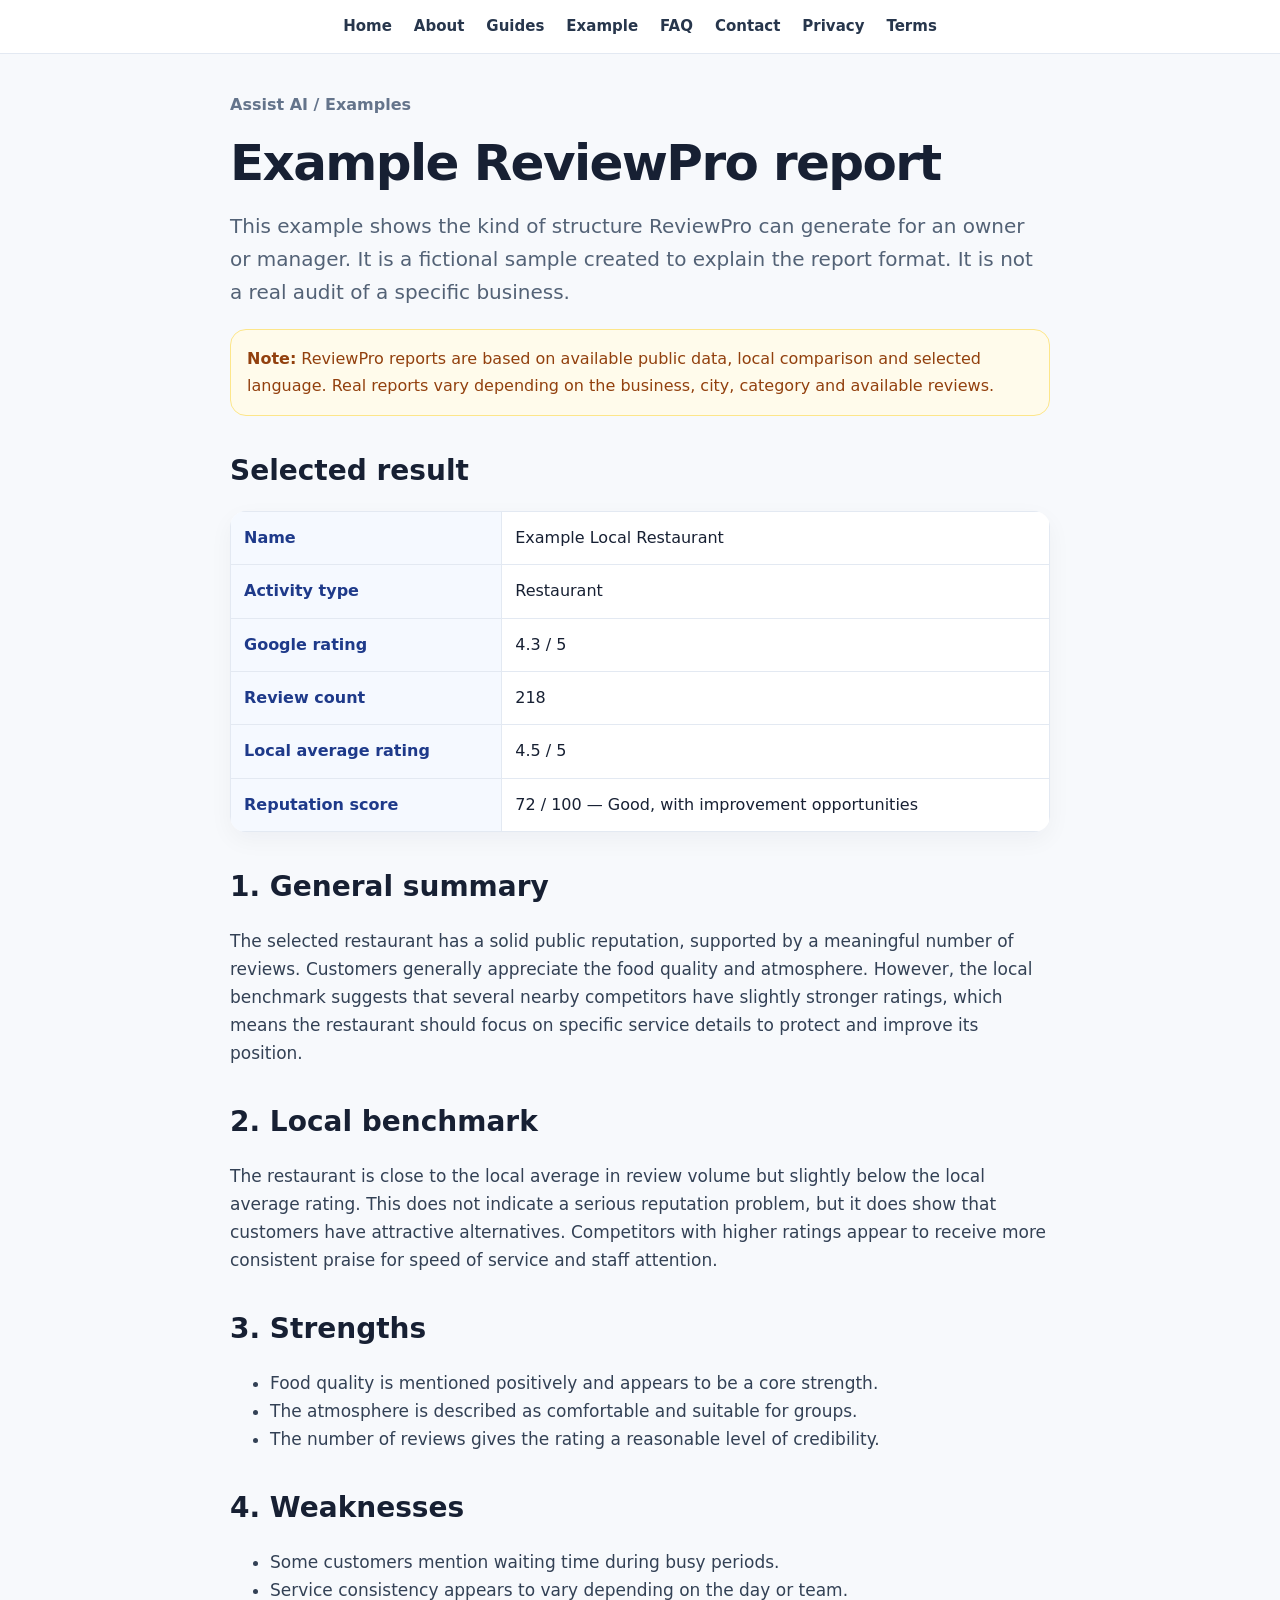
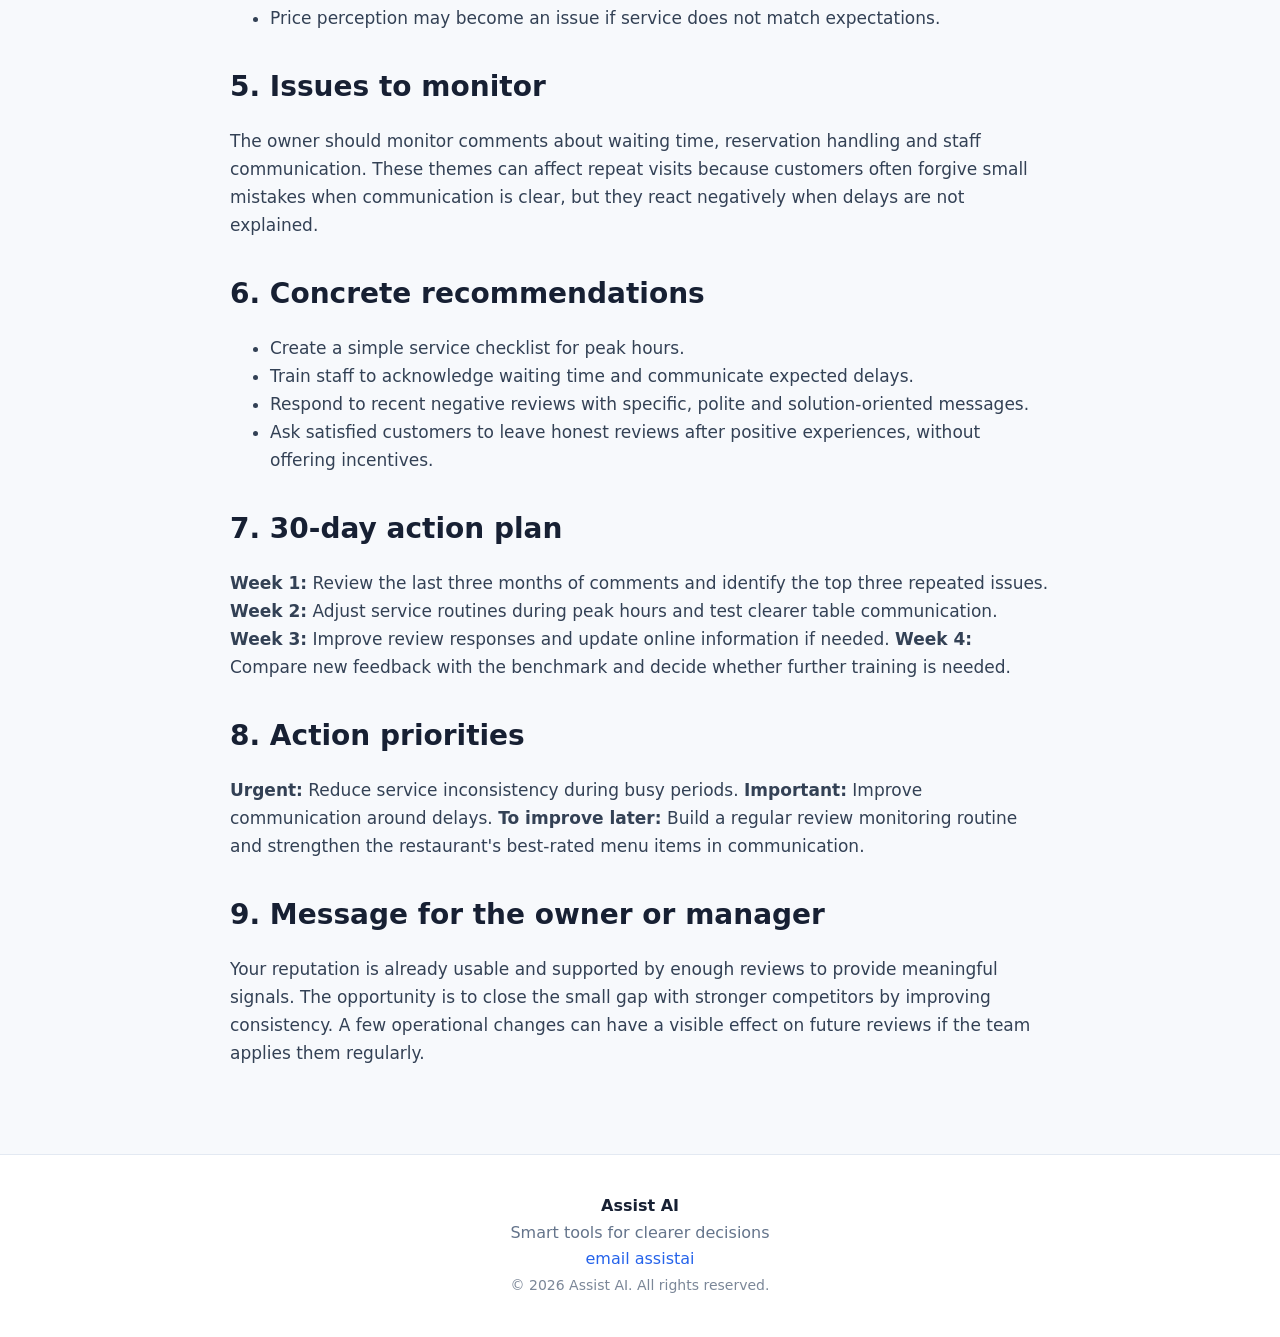
<file: examples/reviewpro-report-example.html>
<!doctype html>
<html lang="en">
<head>
  <meta charset="utf-8">
  <meta name="viewport" content="width=device-width, initial-scale=1">
  <title>Example ReviewPro report | Assist AI</title>
  <meta name="description" content="A fictional example of a ReviewPro reputation audit report with benchmark, strengths, weaknesses and action plan.">
  <link rel="canonical" href="https://assistia.digital/examples/reviewpro-report-example.html">
  <meta name="robots" content="index,follow">
  <link rel="stylesheet" href="../assets/styles.css">
  <script async src="https://pagead2.googlesyndication.com/pagead/js/adsbygoogle.js?client=ca-pub-8966992932095198" crossorigin="anonymous"></script>

</head>
<body>

<header class="topbar dark">
  <div class="container nav-wrap">
    <nav class="nav" aria-label="Main navigation">
      <a data-i18n="nav_home" href="../index.html">Home</a>
      <a data-i18n="nav_about" href="../about.html">About</a>
      <a data-i18n="nav_guides" href="../guides/index.html">Guides</a>
      <a data-i18n="nav_example" href="../examples/reviewpro-report-example.html">Example</a>
      <a data-i18n="nav_faq" href="../faq.html">FAQ</a>
      <a data-i18n="nav_contact" href="../contact.html">Contact</a>
      <a data-i18n="nav_privacy" href="../privacy.html">Privacy</a>
      <a data-i18n="nav_terms" href="../terms.html">Terms</a>
    </nav>
  </div>
</header>

<main>

<section class="article"><div class="narrow">
<div class="breadcrumb">Assist AI / Examples</div>
<h1>Example ReviewPro report</h1>
<p class="intro">This example shows the kind of structure ReviewPro can generate for an owner or manager. It is a fictional sample created to explain the report format. It is not a real audit of a specific business.</p>
<div class="notice"><strong>Note:</strong> ReviewPro reports are based on available public data, local comparison and selected language. Real reports vary depending on the business, city, category and available reviews.</div>
<h2>Selected result</h2>
<table class="table"><tbody><tr><th>Name</th><td>Example Local Restaurant</td></tr><tr><th>Activity type</th><td>Restaurant</td></tr><tr><th>Google rating</th><td>4.3 / 5</td></tr><tr><th>Review count</th><td>218</td></tr><tr><th>Local average rating</th><td>4.5 / 5</td></tr><tr><th>Reputation score</th><td>72 / 100 — Good, with improvement opportunities</td></tr></tbody></table>
<h2>1. General summary</h2>
<p>The selected restaurant has a solid public reputation, supported by a meaningful number of reviews. Customers generally appreciate the food quality and atmosphere. However, the local benchmark suggests that several nearby competitors have slightly stronger ratings, which means the restaurant should focus on specific service details to protect and improve its position.</p>
<h2>2. Local benchmark</h2>
<p>The restaurant is close to the local average in review volume but slightly below the local average rating. This does not indicate a serious reputation problem, but it does show that customers have attractive alternatives. Competitors with higher ratings appear to receive more consistent praise for speed of service and staff attention.</p>
<h2>3. Strengths</h2>
<ul><li>Food quality is mentioned positively and appears to be a core strength.</li><li>The atmosphere is described as comfortable and suitable for groups.</li><li>The number of reviews gives the rating a reasonable level of credibility.</li></ul>
<h2>4. Weaknesses</h2>
<ul><li>Some customers mention waiting time during busy periods.</li><li>Service consistency appears to vary depending on the day or team.</li><li>Price perception may become an issue if service does not match expectations.</li></ul>
<h2>5. Issues to monitor</h2>
<p>The owner should monitor comments about waiting time, reservation handling and staff communication. These themes can affect repeat visits because customers often forgive small mistakes when communication is clear, but they react negatively when delays are not explained.</p>
<h2>6. Concrete recommendations</h2>
<ul><li>Create a simple service checklist for peak hours.</li><li>Train staff to acknowledge waiting time and communicate expected delays.</li><li>Respond to recent negative reviews with specific, polite and solution-oriented messages.</li><li>Ask satisfied customers to leave honest reviews after positive experiences, without offering incentives.</li></ul>
<h2>7. 30-day action plan</h2>
<p><strong>Week 1:</strong> Review the last three months of comments and identify the top three repeated issues. <strong>Week 2:</strong> Adjust service routines during peak hours and test clearer table communication. <strong>Week 3:</strong> Improve review responses and update online information if needed. <strong>Week 4:</strong> Compare new feedback with the benchmark and decide whether further training is needed.</p>
<h2>8. Action priorities</h2>
<p><strong>Urgent:</strong> Reduce service inconsistency during busy periods. <strong>Important:</strong> Improve communication around delays. <strong>To improve later:</strong> Build a regular review monitoring routine and strengthen the restaurant's best-rated menu items in communication.</p>
<h2>9. Message for the owner or manager</h2>
<p>Your reputation is already usable and supported by enough reviews to provide meaningful signals. The opportunity is to close the small gap with stronger competitors by improving consistency. A few operational changes can have a visible effect on future reviews if the team applies them regularly.</p>
</div></section>

</main>

<footer class="footer">
  <div class="container">
    <strong>Assist AI</strong><br>
    Smart tools for clearer decisions<br>
    <a href="mailto:aitradeadvisor@gmail.com">email assistai</a><br>
    <span class="small">© 2026 Assist AI. All rights reserved.</span>
  </div>
</footer>

<script src="../assets/script.js"></script>
</body>
</html>
</file>
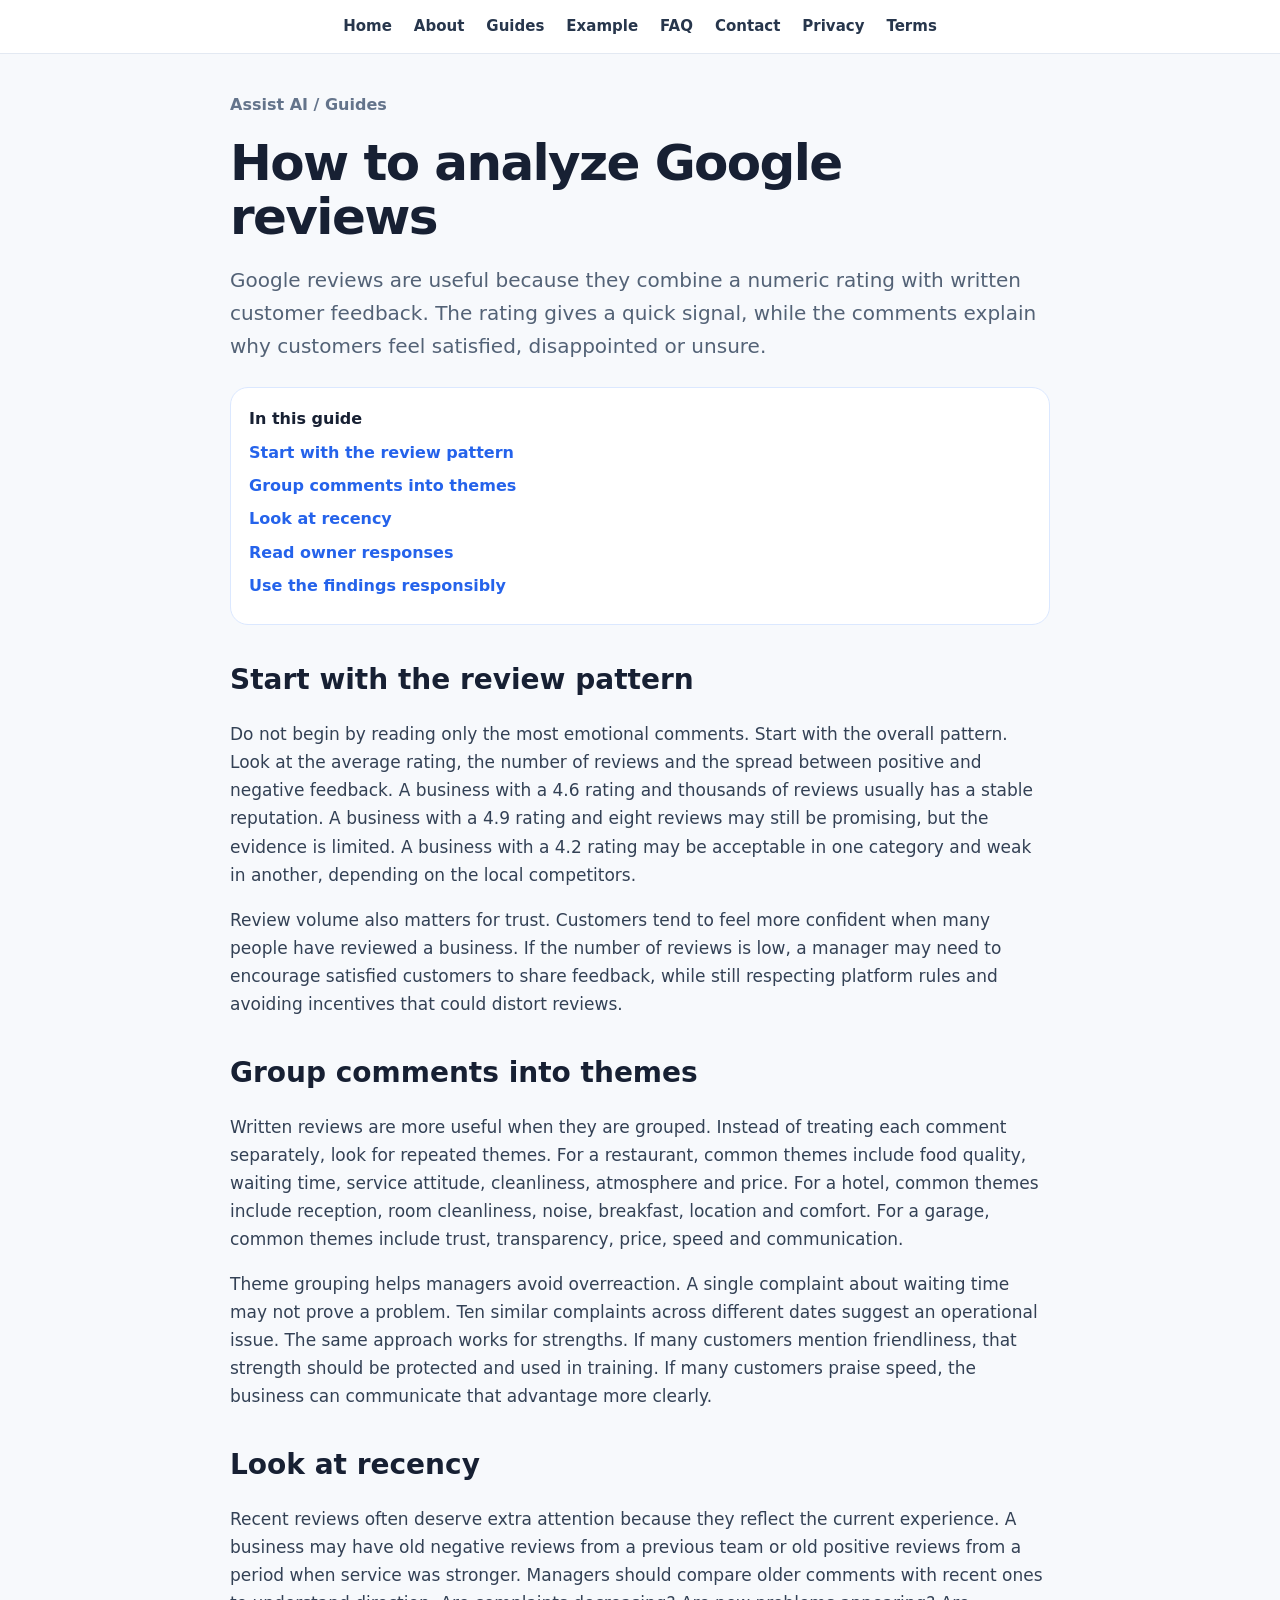
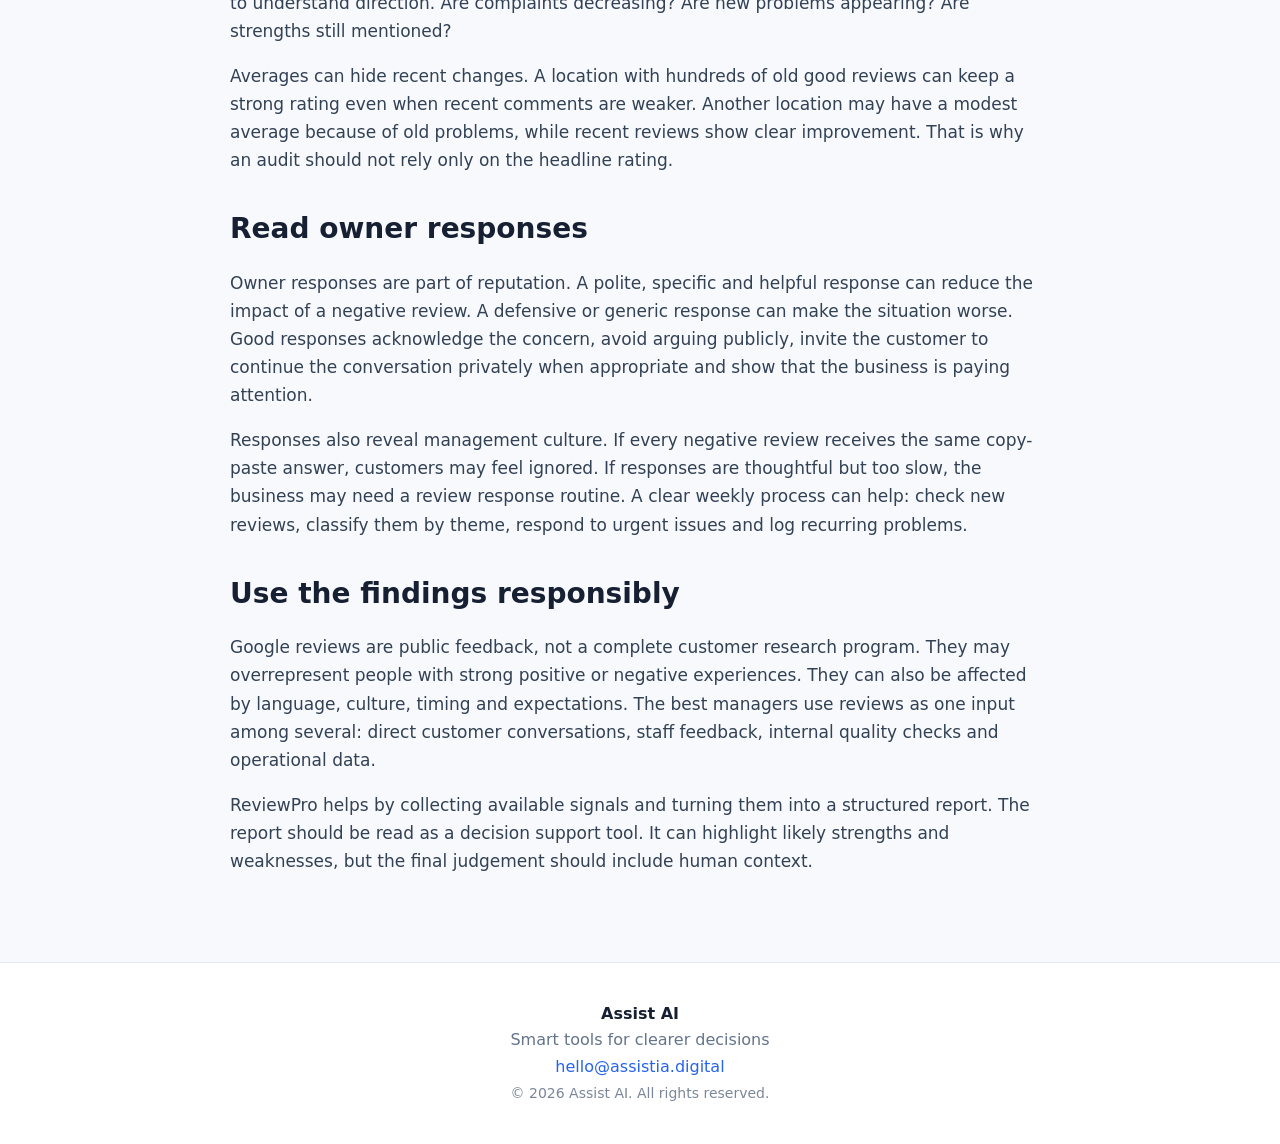
<file: guides/how-to-analyze-google-reviews.html>
<!doctype html>
<html lang="en">
<head>
  <meta charset="utf-8">

    <!-- Google Analytics -->
  <script async src="https://www.googletagmanager.com/gtag/js?id=G-SZPVL9VQMR"></script>
  <script>
    window.dataLayer = window.dataLayer || [];
    function gtag(){dataLayer.push(arguments);}
    gtag('js', new Date());

    gtag('config', 'G-SZPVL9VQMR');
  </script>
  
  <meta name="viewport" content="width=device-width, initial-scale=1">
  <title>How to analyze Google reviews | Assist AI Guide</title>
  <meta name="description" content="A practical method for analyzing Google reviews, grouping themes, checking recency and turning feedback into action.">
  <link rel="canonical" href="https://assistia.digital/guides/how-to-analyze-google-reviews.html">
  <meta name="robots" content="index,follow">
  <link rel="stylesheet" href="../assets/styles.css">
  <script async src="https://pagead2.googlesyndication.com/pagead/js/adsbygoogle.js?client=ca-pub-8966992932095198" crossorigin="anonymous"></script>

</head>
<body>

<header class="topbar dark">
  <div class="container nav-wrap">
    <nav class="nav" aria-label="Main navigation">
      <a data-i18n="nav_home" href="../index.html">Home</a>
      <a data-i18n="nav_about" href="../about.html">About</a>
      <a data-i18n="nav_guides" href="../guides/index.html">Guides</a>
      <a data-i18n="nav_example" href="../examples/reviewpro-report-example.html">Example</a>
      <a data-i18n="nav_faq" href="../faq.html">FAQ</a>
      <a data-i18n="nav_contact" href="../contact.html">Contact</a>
      <a data-i18n="nav_privacy" href="../privacy.html">Privacy</a>
      <a data-i18n="nav_terms" href="../terms.html">Terms</a>
    </nav>
  </div>
</header>

<main>

<section class="article"><div class="narrow">
<div class="breadcrumb">Assist AI / Guides</div>
<h1>How to analyze Google reviews</h1>
<p class="intro">Google reviews are useful because they combine a numeric rating with written customer feedback. The rating gives a quick signal, while the comments explain why customers feel satisfied, disappointed or unsure.</p>
<div class="toc"><strong>In this guide</strong><a href="#start">Start with the review pattern</a><a href="#themes">Group comments into themes</a><a href="#recent">Look at recency</a><a href="#responses">Read owner responses</a><a href="#use">Use the findings responsibly</a></div>
<h2 id="start">Start with the review pattern</h2>
<p>Do not begin by reading only the most emotional comments. Start with the overall pattern. Look at the average rating, the number of reviews and the spread between positive and negative feedback. A business with a 4.6 rating and thousands of reviews usually has a stable reputation. A business with a 4.9 rating and eight reviews may still be promising, but the evidence is limited. A business with a 4.2 rating may be acceptable in one category and weak in another, depending on the local competitors.</p>
<p>Review volume also matters for trust. Customers tend to feel more confident when many people have reviewed a business. If the number of reviews is low, a manager may need to encourage satisfied customers to share feedback, while still respecting platform rules and avoiding incentives that could distort reviews.</p>
<h2 id="themes">Group comments into themes</h2>
<p>Written reviews are more useful when they are grouped. Instead of treating each comment separately, look for repeated themes. For a restaurant, common themes include food quality, waiting time, service attitude, cleanliness, atmosphere and price. For a hotel, common themes include reception, room cleanliness, noise, breakfast, location and comfort. For a garage, common themes include trust, transparency, price, speed and communication.</p>
<p>Theme grouping helps managers avoid overreaction. A single complaint about waiting time may not prove a problem. Ten similar complaints across different dates suggest an operational issue. The same approach works for strengths. If many customers mention friendliness, that strength should be protected and used in training. If many customers praise speed, the business can communicate that advantage more clearly.</p>
<h2 id="recent">Look at recency</h2>
<p>Recent reviews often deserve extra attention because they reflect the current experience. A business may have old negative reviews from a previous team or old positive reviews from a period when service was stronger. Managers should compare older comments with recent ones to understand direction. Are complaints decreasing? Are new problems appearing? Are strengths still mentioned?</p>
<p>Averages can hide recent changes. A location with hundreds of old good reviews can keep a strong rating even when recent comments are weaker. Another location may have a modest average because of old problems, while recent reviews show clear improvement. That is why an audit should not rely only on the headline rating.</p>
<h2 id="responses">Read owner responses</h2>
<p>Owner responses are part of reputation. A polite, specific and helpful response can reduce the impact of a negative review. A defensive or generic response can make the situation worse. Good responses acknowledge the concern, avoid arguing publicly, invite the customer to continue the conversation privately when appropriate and show that the business is paying attention.</p>
<p>Responses also reveal management culture. If every negative review receives the same copy-paste answer, customers may feel ignored. If responses are thoughtful but too slow, the business may need a review response routine. A clear weekly process can help: check new reviews, classify them by theme, respond to urgent issues and log recurring problems.</p>
<h2 id="use">Use the findings responsibly</h2>
<p>Google reviews are public feedback, not a complete customer research program. They may overrepresent people with strong positive or negative experiences. They can also be affected by language, culture, timing and expectations. The best managers use reviews as one input among several: direct customer conversations, staff feedback, internal quality checks and operational data.</p>
<p>ReviewPro helps by collecting available signals and turning them into a structured report. The report should be read as a decision support tool. It can highlight likely strengths and weaknesses, but the final judgement should include human context.</p>
</div></section>

</main>

<footer class="footer">
  <div class="container">
    <strong>Assist AI</strong><br>
    Smart tools for clearer decisions<br>
    <a href="mailto:hello@assistia.digital">hello@assistia.digital</a><br>
    <span class="small">© 2026 Assist AI. All rights reserved.</span>
  </div>
</footer>

<script src="../assets/script.js"></script>
</body>
</html>
</file>
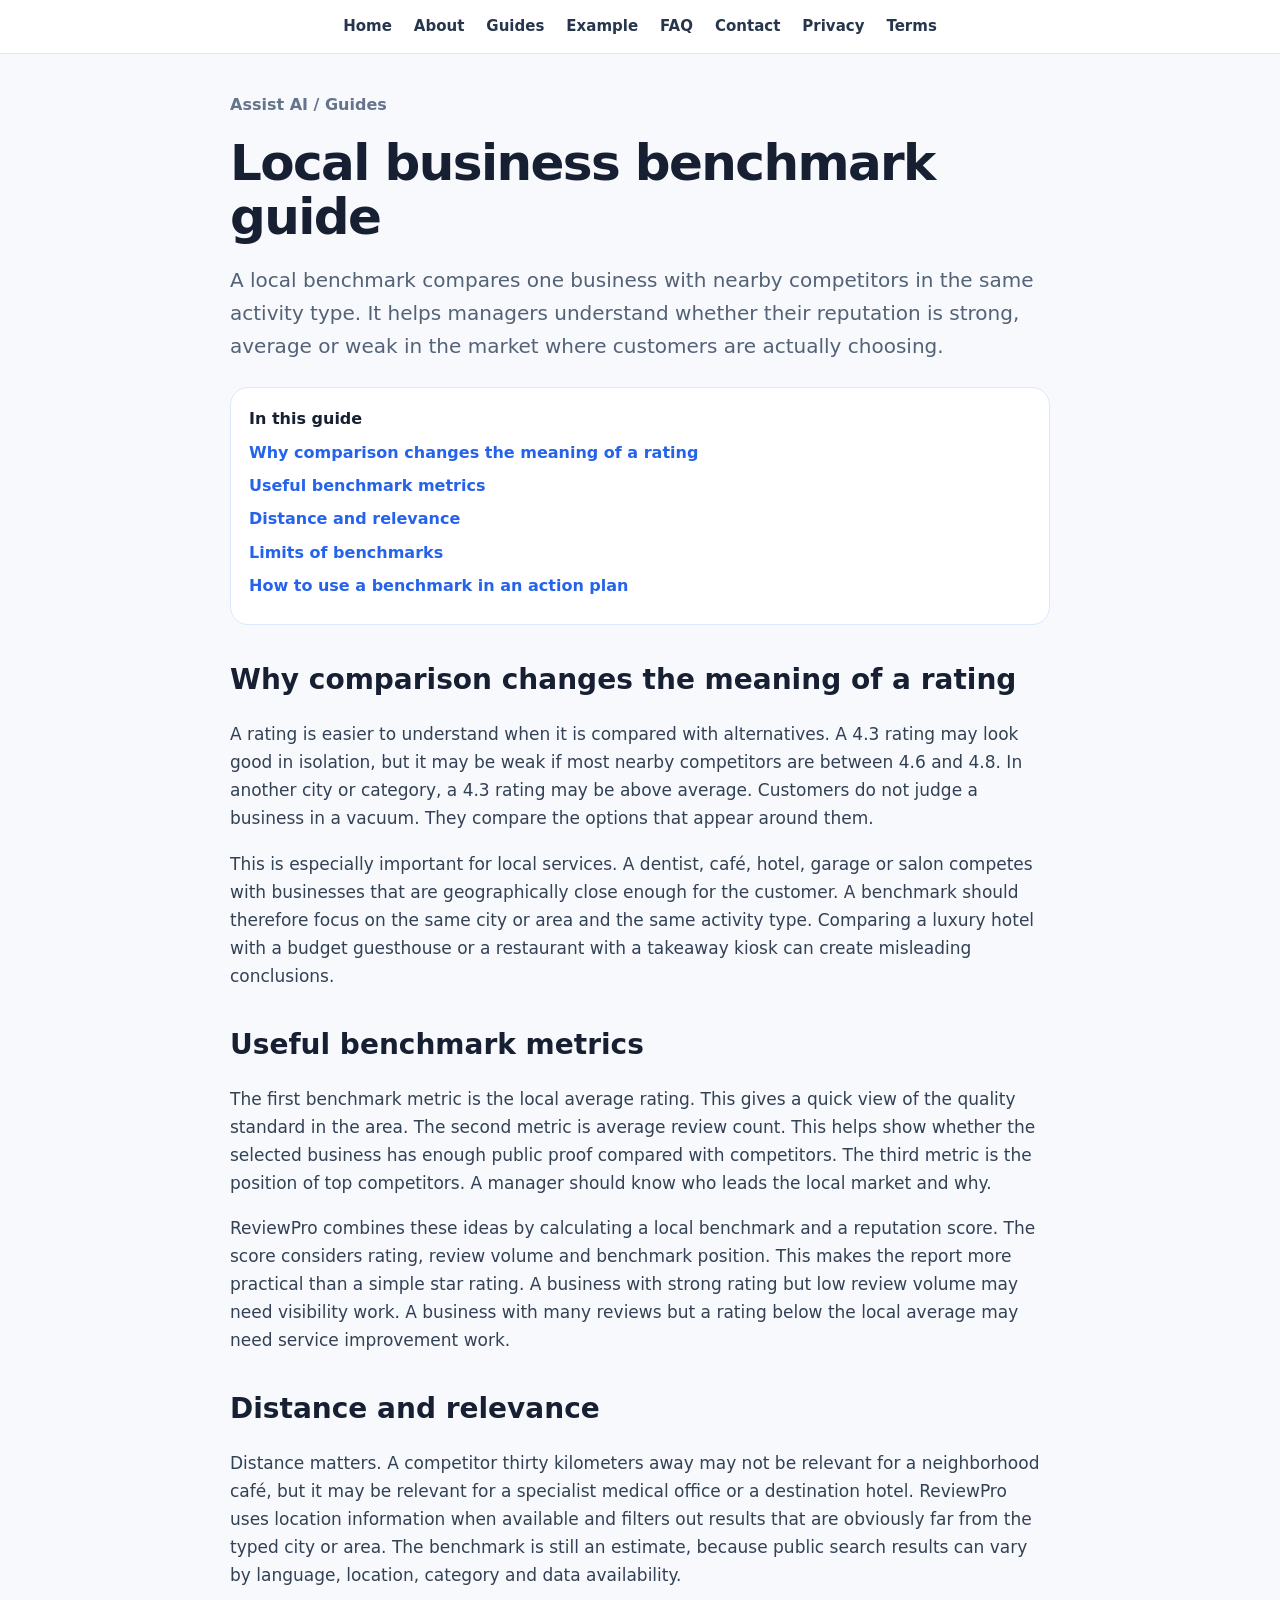
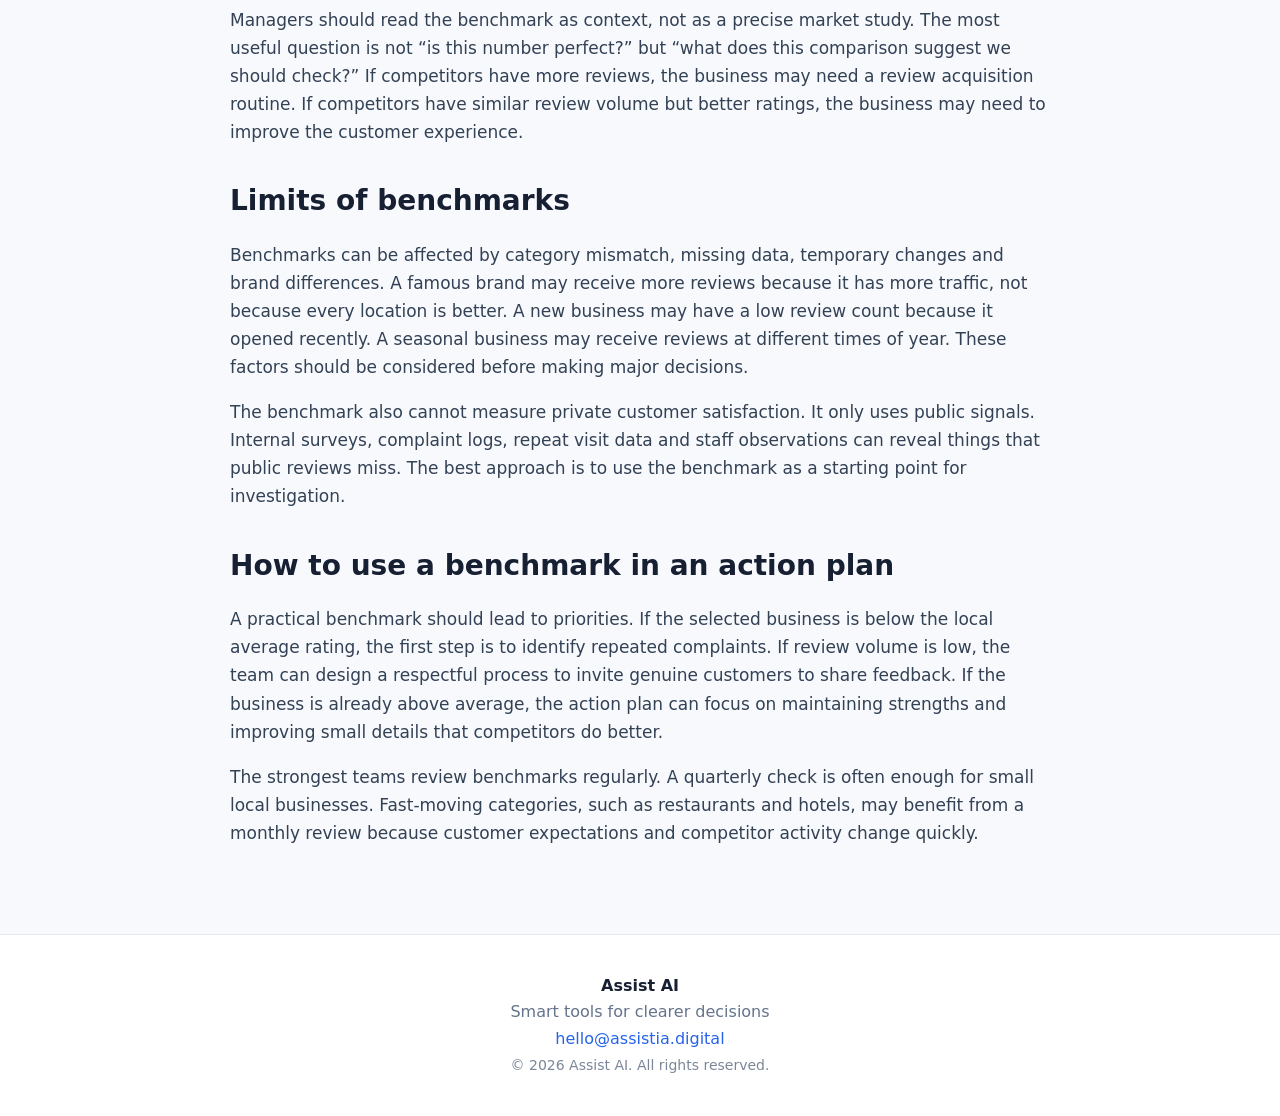
<file: guides/local-business-benchmark.html>
<!doctype html>
<html lang="en">
<head>
  <meta charset="utf-8">
  <meta name="viewport" content="width=device-width, initial-scale=1">
  <title>Local business benchmark guide | Assist AI</title>
  <meta name="description" content="Learn how to compare a local business with nearby competitors using rating, review volume and relevance.">
  <link rel="canonical" href="https://assistia.digital/guides/local-business-benchmark.html">
  <meta name="robots" content="index,follow">
  <link rel="stylesheet" href="../assets/styles.css">
  <script async src="https://pagead2.googlesyndication.com/pagead/js/adsbygoogle.js?client=ca-pub-8966992932095198" crossorigin="anonymous"></script>

</head>
<body>

<header class="topbar dark">
  <div class="container nav-wrap">
    <nav class="nav" aria-label="Main navigation">
      <a data-i18n="nav_home" href="../index.html">Home</a>
      <a data-i18n="nav_about" href="../about.html">About</a>
      <a data-i18n="nav_guides" href="../guides/index.html">Guides</a>
      <a data-i18n="nav_example" href="../examples/reviewpro-report-example.html">Example</a>
      <a data-i18n="nav_faq" href="../faq.html">FAQ</a>
      <a data-i18n="nav_contact" href="../contact.html">Contact</a>
      <a data-i18n="nav_privacy" href="../privacy.html">Privacy</a>
      <a data-i18n="nav_terms" href="../terms.html">Terms</a>
    </nav>
  </div>
</header>

<main>

<section class="article"><div class="narrow">
<div class="breadcrumb">Assist AI / Guides</div>
<h1>Local business benchmark guide</h1>
<p class="intro">A local benchmark compares one business with nearby competitors in the same activity type. It helps managers understand whether their reputation is strong, average or weak in the market where customers are actually choosing.</p>
<div class="toc"><strong>In this guide</strong><a href="#why">Why comparison changes the meaning of a rating</a><a href="#metrics">Useful benchmark metrics</a><a href="#distance">Distance and relevance</a><a href="#limits">Limits of benchmarks</a><a href="#plan">How to use a benchmark in an action plan</a></div>
<h2 id="why">Why comparison changes the meaning of a rating</h2>
<p>A rating is easier to understand when it is compared with alternatives. A 4.3 rating may look good in isolation, but it may be weak if most nearby competitors are between 4.6 and 4.8. In another city or category, a 4.3 rating may be above average. Customers do not judge a business in a vacuum. They compare the options that appear around them.</p>
<p>This is especially important for local services. A dentist, café, hotel, garage or salon competes with businesses that are geographically close enough for the customer. A benchmark should therefore focus on the same city or area and the same activity type. Comparing a luxury hotel with a budget guesthouse or a restaurant with a takeaway kiosk can create misleading conclusions.</p>
<h2 id="metrics">Useful benchmark metrics</h2>
<p>The first benchmark metric is the local average rating. This gives a quick view of the quality standard in the area. The second metric is average review count. This helps show whether the selected business has enough public proof compared with competitors. The third metric is the position of top competitors. A manager should know who leads the local market and why.</p>
<p>ReviewPro combines these ideas by calculating a local benchmark and a reputation score. The score considers rating, review volume and benchmark position. This makes the report more practical than a simple star rating. A business with strong rating but low review volume may need visibility work. A business with many reviews but a rating below the local average may need service improvement work.</p>
<h2 id="distance">Distance and relevance</h2>
<p>Distance matters. A competitor thirty kilometers away may not be relevant for a neighborhood café, but it may be relevant for a specialist medical office or a destination hotel. ReviewPro uses location information when available and filters out results that are obviously far from the typed city or area. The benchmark is still an estimate, because public search results can vary by language, location, category and data availability.</p>
<p>Managers should read the benchmark as context, not as a precise market study. The most useful question is not “is this number perfect?” but “what does this comparison suggest we should check?” If competitors have more reviews, the business may need a review acquisition routine. If competitors have similar review volume but better ratings, the business may need to improve the customer experience.</p>
<h2 id="limits">Limits of benchmarks</h2>
<p>Benchmarks can be affected by category mismatch, missing data, temporary changes and brand differences. A famous brand may receive more reviews because it has more traffic, not because every location is better. A new business may have a low review count because it opened recently. A seasonal business may receive reviews at different times of year. These factors should be considered before making major decisions.</p>
<p>The benchmark also cannot measure private customer satisfaction. It only uses public signals. Internal surveys, complaint logs, repeat visit data and staff observations can reveal things that public reviews miss. The best approach is to use the benchmark as a starting point for investigation.</p>
<h2 id="plan">How to use a benchmark in an action plan</h2>
<p>A practical benchmark should lead to priorities. If the selected business is below the local average rating, the first step is to identify repeated complaints. If review volume is low, the team can design a respectful process to invite genuine customers to share feedback. If the business is already above average, the action plan can focus on maintaining strengths and improving small details that competitors do better.</p>
<p>The strongest teams review benchmarks regularly. A quarterly check is often enough for small local businesses. Fast-moving categories, such as restaurants and hotels, may benefit from a monthly review because customer expectations and competitor activity change quickly.</p>
</div></section>

</main>

<footer class="footer">
  <div class="container">
    <strong>Assist AI</strong><br>
    Smart tools for clearer decisions<br>
    <a href="mailto:hello@assistia.digital">hello@assistia.digital</a><br>
    <span class="small">© 2026 Assist AI. All rights reserved.</span>
  </div>
</footer>

<script src="../assets/script.js"></script>
</body>
</html>
</file>
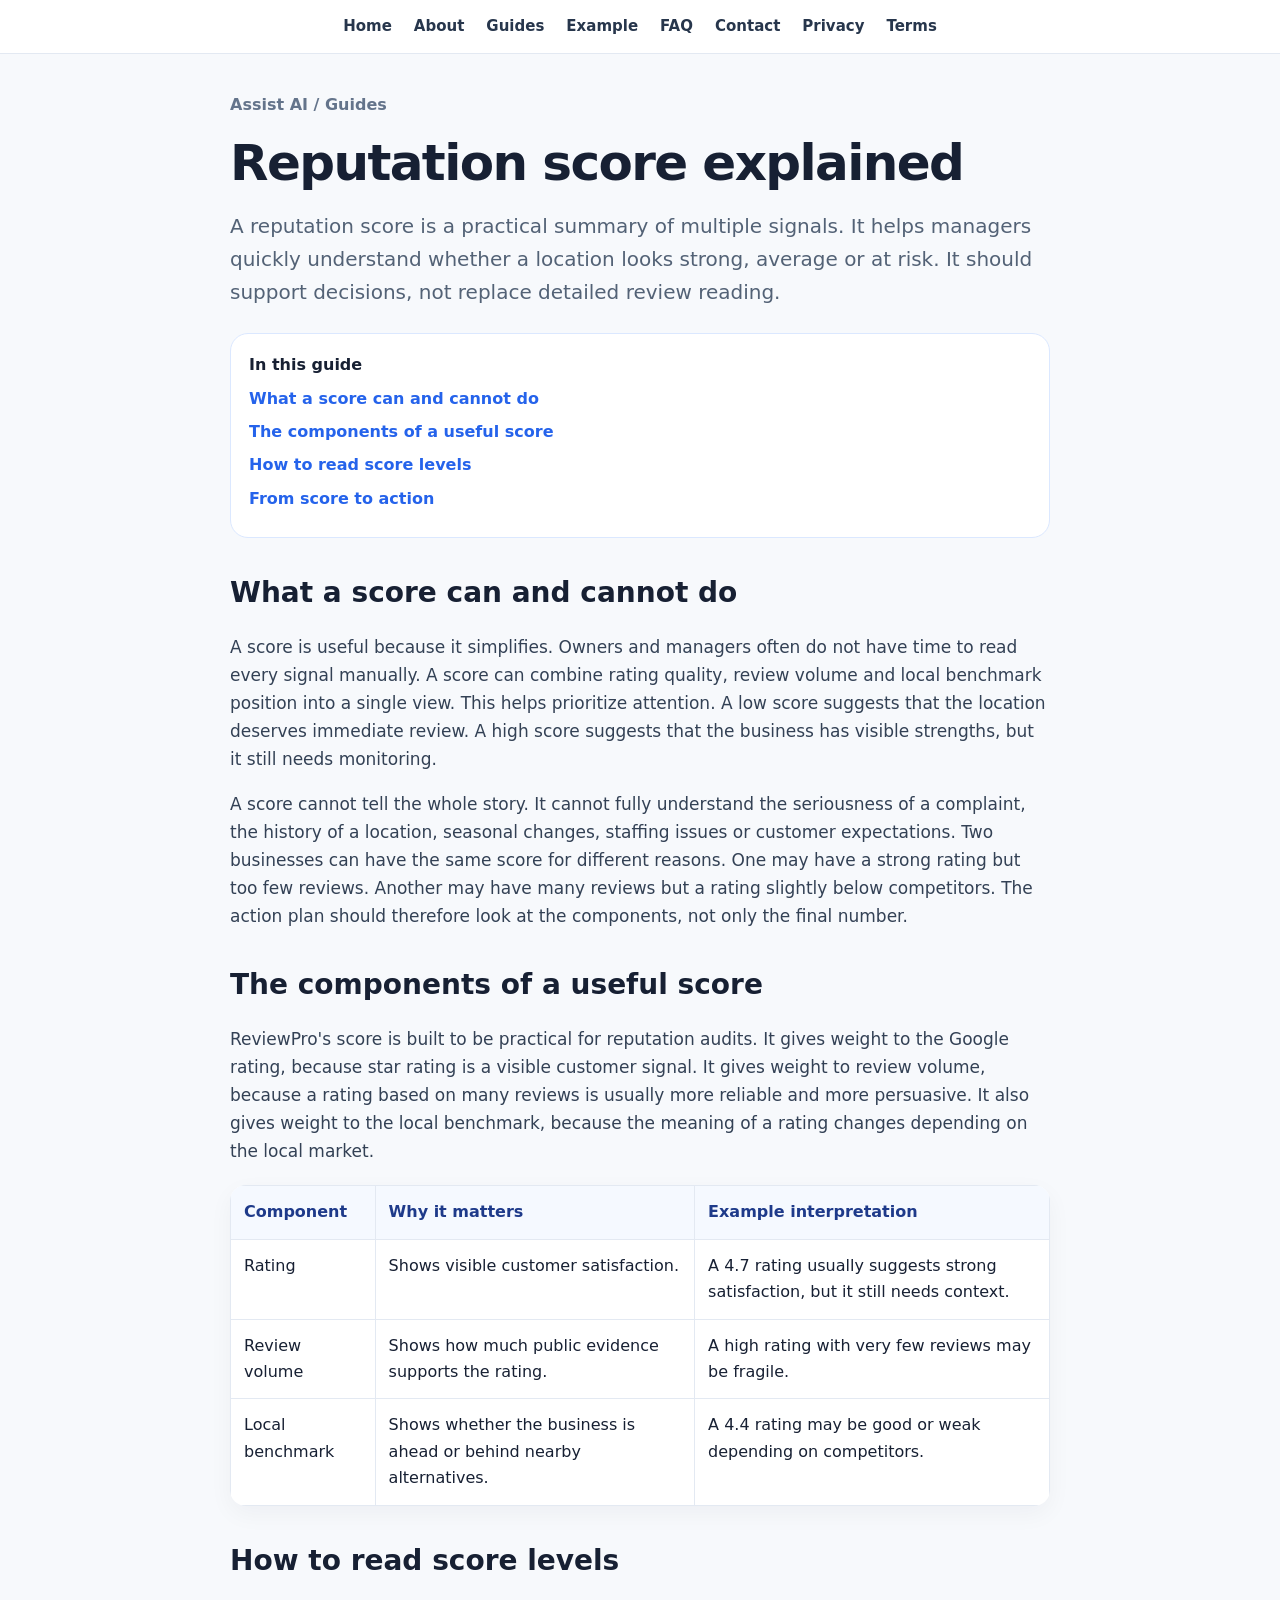
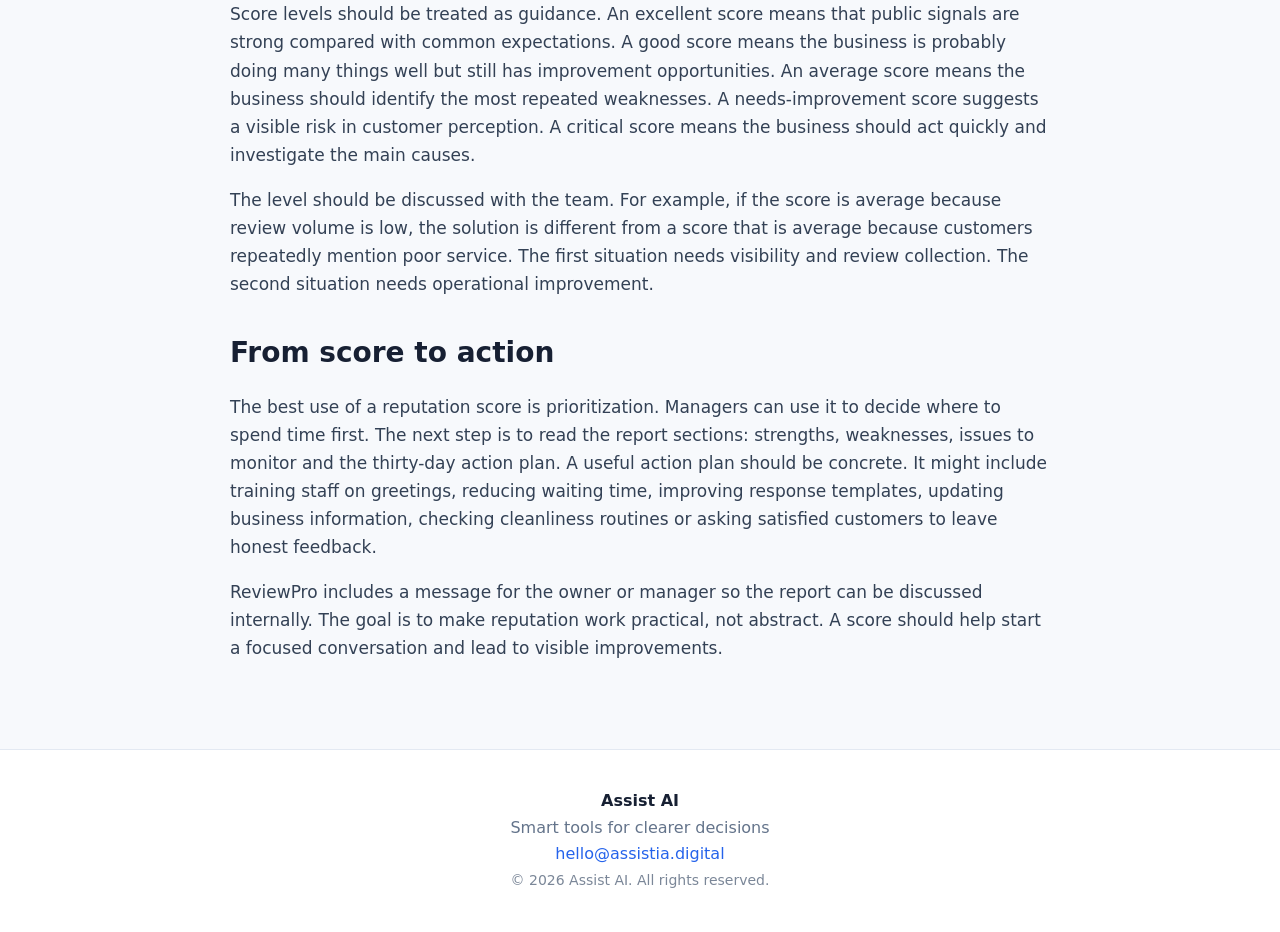
<file: guides/reputation-score-explained.html>
<!doctype html>
<html lang="en">
<head>
  <meta charset="utf-8">
  <meta name="viewport" content="width=device-width, initial-scale=1">
  <title>Reputation score explained | Assist AI Guide</title>
  <meta name="description" content="Explanation of how to interpret a reputation score based on rating, review volume and local benchmark position.">
  <link rel="canonical" href="https://assistia.digital/guides/reputation-score-explained.html">
  <meta name="robots" content="index,follow">
  <link rel="stylesheet" href="../assets/styles.css">
  <script async src="https://pagead2.googlesyndication.com/pagead/js/adsbygoogle.js?client=ca-pub-8966992932095198" crossorigin="anonymous"></script>

</head>
<body>

<header class="topbar dark">
  <div class="container nav-wrap">
    <nav class="nav" aria-label="Main navigation">
      <a data-i18n="nav_home" href="../index.html">Home</a>
      <a data-i18n="nav_about" href="../about.html">About</a>
      <a data-i18n="nav_guides" href="../guides/index.html">Guides</a>
      <a data-i18n="nav_example" href="../examples/reviewpro-report-example.html">Example</a>
      <a data-i18n="nav_faq" href="../faq.html">FAQ</a>
      <a data-i18n="nav_contact" href="../contact.html">Contact</a>
      <a data-i18n="nav_privacy" href="../privacy.html">Privacy</a>
      <a data-i18n="nav_terms" href="../terms.html">Terms</a>
    </nav>
  </div>
</header>

<main>

<section class="article"><div class="narrow">
<div class="breadcrumb">Assist AI / Guides</div>
<h1>Reputation score explained</h1>
<p class="intro">A reputation score is a practical summary of multiple signals. It helps managers quickly understand whether a location looks strong, average or at risk. It should support decisions, not replace detailed review reading.</p>
<div class="toc"><strong>In this guide</strong><a href="#score">What a score can and cannot do</a><a href="#components">The components of a useful score</a><a href="#levels">How to read score levels</a><a href="#actions">From score to action</a></div>
<h2 id="score">What a score can and cannot do</h2>
<p>A score is useful because it simplifies. Owners and managers often do not have time to read every signal manually. A score can combine rating quality, review volume and local benchmark position into a single view. This helps prioritize attention. A low score suggests that the location deserves immediate review. A high score suggests that the business has visible strengths, but it still needs monitoring.</p>
<p>A score cannot tell the whole story. It cannot fully understand the seriousness of a complaint, the history of a location, seasonal changes, staffing issues or customer expectations. Two businesses can have the same score for different reasons. One may have a strong rating but too few reviews. Another may have many reviews but a rating slightly below competitors. The action plan should therefore look at the components, not only the final number.</p>
<h2 id="components">The components of a useful score</h2>
<p>ReviewPro's score is built to be practical for reputation audits. It gives weight to the Google rating, because star rating is a visible customer signal. It gives weight to review volume, because a rating based on many reviews is usually more reliable and more persuasive. It also gives weight to the local benchmark, because the meaning of a rating changes depending on the local market.</p>
<table class="table"><thead><tr><th>Component</th><th>Why it matters</th><th>Example interpretation</th></tr></thead><tbody><tr><td>Rating</td><td>Shows visible customer satisfaction.</td><td>A 4.7 rating usually suggests strong satisfaction, but it still needs context.</td></tr><tr><td>Review volume</td><td>Shows how much public evidence supports the rating.</td><td>A high rating with very few reviews may be fragile.</td></tr><tr><td>Local benchmark</td><td>Shows whether the business is ahead or behind nearby alternatives.</td><td>A 4.4 rating may be good or weak depending on competitors.</td></tr></tbody></table>
<h2 id="levels">How to read score levels</h2>
<p>Score levels should be treated as guidance. An excellent score means that public signals are strong compared with common expectations. A good score means the business is probably doing many things well but still has improvement opportunities. An average score means the business should identify the most repeated weaknesses. A needs-improvement score suggests a visible risk in customer perception. A critical score means the business should act quickly and investigate the main causes.</p>
<p>The level should be discussed with the team. For example, if the score is average because review volume is low, the solution is different from a score that is average because customers repeatedly mention poor service. The first situation needs visibility and review collection. The second situation needs operational improvement.</p>
<h2 id="actions">From score to action</h2>
<p>The best use of a reputation score is prioritization. Managers can use it to decide where to spend time first. The next step is to read the report sections: strengths, weaknesses, issues to monitor and the thirty-day action plan. A useful action plan should be concrete. It might include training staff on greetings, reducing waiting time, improving response templates, updating business information, checking cleanliness routines or asking satisfied customers to leave honest feedback.</p>
<p>ReviewPro includes a message for the owner or manager so the report can be discussed internally. The goal is to make reputation work practical, not abstract. A score should help start a focused conversation and lead to visible improvements.</p>
</div></section>

</main>

<footer class="footer">
  <div class="container">
    <strong>Assist AI</strong><br>
    Smart tools for clearer decisions<br>
    <a href="mailto:hello@assistia.digital">hello@assistia.digital</a><br>
    <span class="small">© 2026 Assist AI. All rights reserved.</span>
  </div>
</footer>

<script src="../assets/script.js"></script>
</body>
</html>
</file>
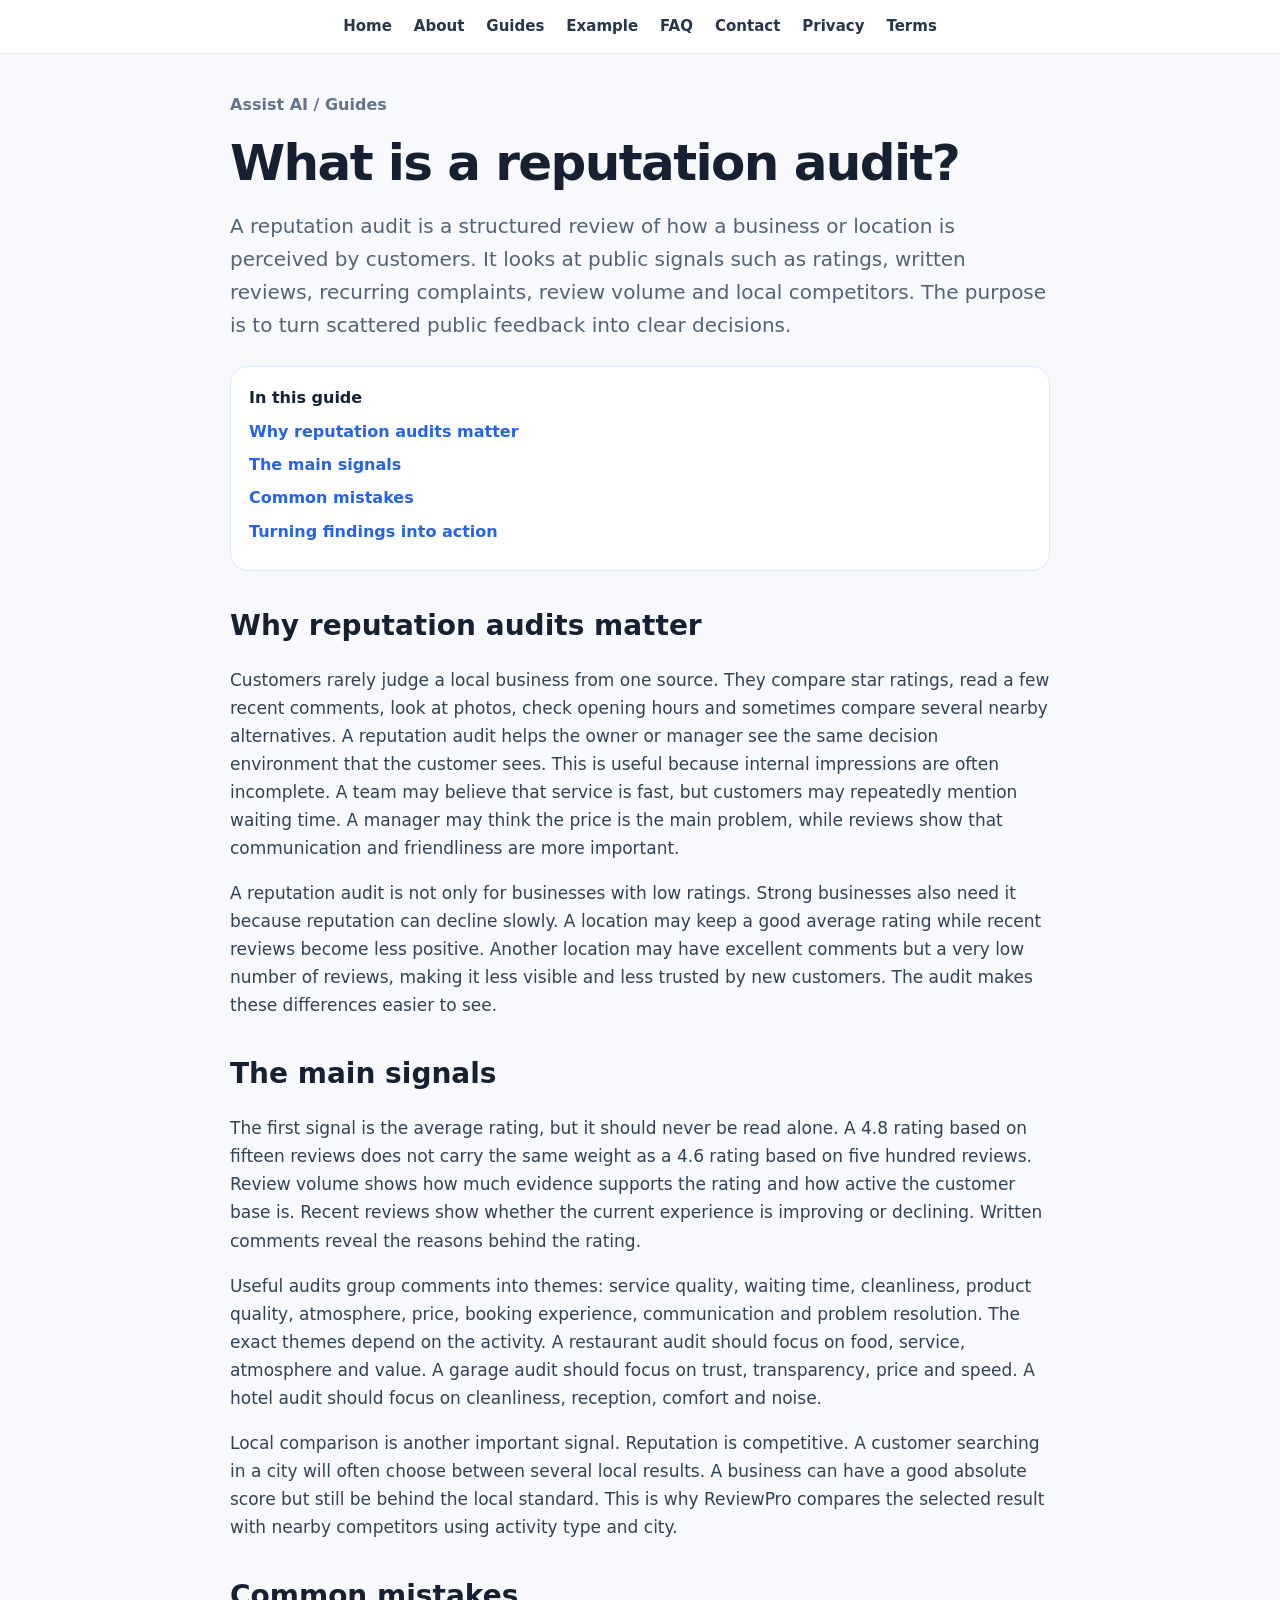
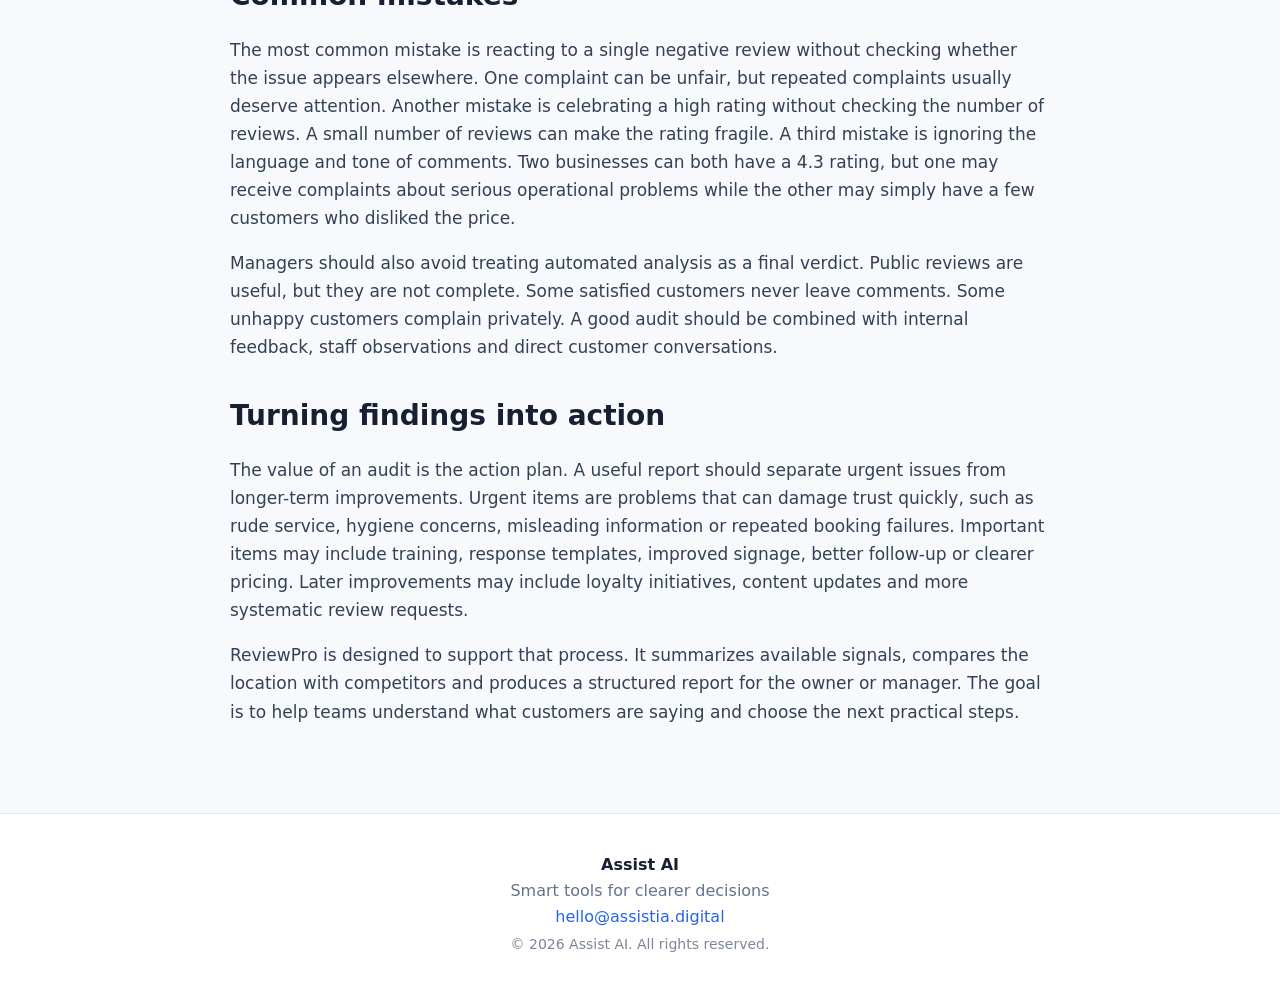
<file: guides/what-is-a-reputation-audit.html>
<!doctype html>
<html lang="en">
<head>
  <meta charset="utf-8">
  <meta name="viewport" content="width=device-width, initial-scale=1">
  <title>What is a reputation audit? | Assist AI Guide</title>
  <meta name="description" content="A practical guide explaining reputation audits, review signals, local comparison and action planning for owners and managers.">
  <link rel="canonical" href="https://assistia.digital/guides/what-is-a-reputation-audit.html">
  <meta name="robots" content="index,follow">
  <link rel="stylesheet" href="../assets/styles.css">
  <script async src="https://pagead2.googlesyndication.com/pagead/js/adsbygoogle.js?client=ca-pub-8966992932095198" crossorigin="anonymous"></script>

</head>
<body>

<header class="topbar dark">
  <div class="container nav-wrap">
    <nav class="nav" aria-label="Main navigation">
      <a data-i18n="nav_home" href="../index.html">Home</a>
      <a data-i18n="nav_about" href="../about.html">About</a>
      <a data-i18n="nav_guides" href="../guides/index.html">Guides</a>
      <a data-i18n="nav_example" href="../examples/reviewpro-report-example.html">Example</a>
      <a data-i18n="nav_faq" href="../faq.html">FAQ</a>
      <a data-i18n="nav_contact" href="../contact.html">Contact</a>
      <a data-i18n="nav_privacy" href="../privacy.html">Privacy</a>
      <a data-i18n="nav_terms" href="../terms.html">Terms</a>
    </nav>
  </div>
</header>

<main>

<section class="article"><div class="narrow">
<div class="breadcrumb">Assist AI / Guides</div>
<h1>What is a reputation audit?</h1>
<p class="intro">A reputation audit is a structured review of how a business or location is perceived by customers. It looks at public signals such as ratings, written reviews, recurring complaints, review volume and local competitors. The purpose is to turn scattered public feedback into clear decisions.</p>
<div class="toc"><strong>In this guide</strong><a href="#why">Why reputation audits matter</a><a href="#signals">The main signals</a><a href="#mistakes">Common mistakes</a><a href="#actions">Turning findings into action</a></div>
<h2 id="why">Why reputation audits matter</h2>
<p>Customers rarely judge a local business from one source. They compare star ratings, read a few recent comments, look at photos, check opening hours and sometimes compare several nearby alternatives. A reputation audit helps the owner or manager see the same decision environment that the customer sees. This is useful because internal impressions are often incomplete. A team may believe that service is fast, but customers may repeatedly mention waiting time. A manager may think the price is the main problem, while reviews show that communication and friendliness are more important.</p>
<p>A reputation audit is not only for businesses with low ratings. Strong businesses also need it because reputation can decline slowly. A location may keep a good average rating while recent reviews become less positive. Another location may have excellent comments but a very low number of reviews, making it less visible and less trusted by new customers. The audit makes these differences easier to see.</p>
<h2 id="signals">The main signals</h2>
<p>The first signal is the average rating, but it should never be read alone. A 4.8 rating based on fifteen reviews does not carry the same weight as a 4.6 rating based on five hundred reviews. Review volume shows how much evidence supports the rating and how active the customer base is. Recent reviews show whether the current experience is improving or declining. Written comments reveal the reasons behind the rating.</p>
<p>Useful audits group comments into themes: service quality, waiting time, cleanliness, product quality, atmosphere, price, booking experience, communication and problem resolution. The exact themes depend on the activity. A restaurant audit should focus on food, service, atmosphere and value. A garage audit should focus on trust, transparency, price and speed. A hotel audit should focus on cleanliness, reception, comfort and noise.</p>
<p>Local comparison is another important signal. Reputation is competitive. A customer searching in a city will often choose between several local results. A business can have a good absolute score but still be behind the local standard. This is why ReviewPro compares the selected result with nearby competitors using activity type and city.</p>
<h2 id="mistakes">Common mistakes</h2>
<p>The most common mistake is reacting to a single negative review without checking whether the issue appears elsewhere. One complaint can be unfair, but repeated complaints usually deserve attention. Another mistake is celebrating a high rating without checking the number of reviews. A small number of reviews can make the rating fragile. A third mistake is ignoring the language and tone of comments. Two businesses can both have a 4.3 rating, but one may receive complaints about serious operational problems while the other may simply have a few customers who disliked the price.</p>
<p>Managers should also avoid treating automated analysis as a final verdict. Public reviews are useful, but they are not complete. Some satisfied customers never leave comments. Some unhappy customers complain privately. A good audit should be combined with internal feedback, staff observations and direct customer conversations.</p>
<h2 id="actions">Turning findings into action</h2>
<p>The value of an audit is the action plan. A useful report should separate urgent issues from longer-term improvements. Urgent items are problems that can damage trust quickly, such as rude service, hygiene concerns, misleading information or repeated booking failures. Important items may include training, response templates, improved signage, better follow-up or clearer pricing. Later improvements may include loyalty initiatives, content updates and more systematic review requests.</p>
<p>ReviewPro is designed to support that process. It summarizes available signals, compares the location with competitors and produces a structured report for the owner or manager. The goal is to help teams understand what customers are saying and choose the next practical steps.</p>
</div></section>

</main>

<footer class="footer">
  <div class="container">
    <strong>Assist AI</strong><br>
    Smart tools for clearer decisions<br>
    <a href="mailto:hello@assistia.digital">hello@assistia.digital</a><br>
    <span class="small">© 2026 Assist AI. All rights reserved.</span>
  </div>
</footer>

<script src="../assets/script.js"></script>
</body>
</html>
</file>
<file: assets/styles.css>
/* AssistAI soft minimal design v3 — lighter, smaller, less bold */
:root{
  --page:#f7f9fc;
  --surface:#ffffff;
  --surface-soft:#f8fbff;
  --text:#172033;
  --muted:#5f6f86;
  --brand:#2563eb;
  --brand-2:#60a5fa;
  --line:#e3e9f2;
  --line-blue:#dbe8ff;
  --soft-blue:#eef6ff;
  --shadow:0 12px 34px rgba(15,23,42,.06);
}

*{box-sizing:border-box}
html{scroll-behavior:smooth}
body{
  margin:0;
  font-family:Inter,system-ui,-apple-system,BlinkMacSystemFont,"Segoe UI",sans-serif;
  background:var(--page);
  color:var(--text);
  line-height:1.65;
  font-weight:400;
}

a{color:var(--brand);text-decoration:none}
a:hover{text-decoration:underline}

.container{width:min(1060px,92%);margin:0 auto}
.narrow{width:min(820px,92%);margin:0 auto}
.small{font-size:14px;color:#7b8798}

/* Force the site to stay light even where HTML still has class="dark" */
.dark{background:transparent;color:var(--text)}

/* Header */
.topbar{
  position:sticky;
  top:0;
  z-index:30;
  padding:14px 0;
  background:rgba(255,255,255,.92);
  backdrop-filter:blur(14px);
  -webkit-backdrop-filter:blur(14px);
  border-bottom:1px solid var(--line);
}

.nav-wrap{display:flex;justify-content:center;align-items:center}
.nav{
  display:flex;
  align-items:center;
  justify-content:center;
  gap:22px;
  flex-wrap:wrap;
}
.nav a{
  color:#27364c;
  font-weight:560;
  font-size:15px;
}
.nav a:hover{color:var(--brand);text-decoration:none}

/* Hero */
.hero{
  padding:26px 0 38px;
  text-align:center;
  background:linear-gradient(180deg,#ffffff 0%,#f2f7ff 100%);
  border-bottom:1px solid var(--line-blue);
}

.hero .container{
  background:linear-gradient(135deg,#ffffff 0%,#f3f8ff 100%);
  border:1px solid var(--line-blue);
  border-radius:28px;
  padding:28px 28px 34px;
  box-shadow:var(--shadow);
}

.langs{
  display:flex;
  justify-content:center;
  gap:10px;
  flex-wrap:wrap;
  margin:0 0 24px;
}
.lang{
  border:1px solid #cbd5e1;
  background:#ffffff;
  color:#223047;
  border-radius:999px;
  padding:8px 15px;
  font-weight:520;
  font-size:15px;
  cursor:pointer;
  transition:.16s ease;
}
.lang.active,
.lang:hover{
  background:#2563eb;
  color:#fff;
  border-color:#2563eb;
  box-shadow:0 8px 18px rgba(37,99,235,.14);
}
.lang:focus{outline:3px solid rgba(147,197,253,.45)}

.hero h1{
  font-size:clamp(42px,6vw,62px);
  line-height:1.02;
  margin:4px 0 10px;
  letter-spacing:-2px;
  color:#111827;
  font-weight:700;
}
.hero h1 span{color:#72aef6}

.hero .tagline{
  font-size:clamp(17px,2.2vw,21px);
  color:#42546d;
  font-weight:430;
  margin:0 auto 26px;
  max-width:760px;
  letter-spacing:0;
}

.cta{
  display:inline-flex;
  align-items:center;
  justify-content:center;
  min-width:190px;
  background:#2563eb;
  color:#fff;
  border-radius:16px;
  padding:14px 26px;
  font-size:21px;
  font-weight:620;
  box-shadow:0 14px 32px rgba(37,99,235,.16);
  transition:.16s ease;
}
.cta:hover{
  text-decoration:none;
  transform:translateY(-1px);
  box-shadow:0 18px 40px rgba(37,99,235,.18);
}
.secondary-link{
  display:block;
  margin-top:20px;
  color:#4b6381;
  font-size:17px;
  font-weight:450;
  text-decoration:underline;
  text-underline-offset:5px;
}

/* Sections */
.section{padding:48px 0}
.section h2{
  font-size:clamp(26px,4vw,36px);
  line-height:1.15;
  margin:0 0 14px;
  letter-spacing:-.7px;
  font-weight:650;
}
.section h3{
  font-size:20px;
  line-height:1.28;
  margin:16px 0 8px;
  font-weight:620;
}
.lead{
  font-size:17px;
  color:var(--muted);
  max-width:780px;
}

.section.dark{
  background:#ffffff;
  border-top:1px solid var(--line);
  border-bottom:1px solid var(--line);
}
.section.dark h2,
.section.dark h3{color:var(--text)}
.section.dark .lead{color:var(--muted)}

.grid{
  display:grid;
  grid-template-columns:repeat(3,minmax(0,1fr));
  gap:18px;
  margin-top:26px;
}
.two{grid-template-columns:repeat(2,minmax(0,1fr))}

.card,
.dark-card{
  background:var(--surface);
  border:1px solid var(--line);
  border-radius:20px;
  padding:22px;
  box-shadow:0 8px 24px rgba(15,23,42,.045);
}
.card h3,
.dark-card h3{margin-top:0}
.card p,
.dark-card p{color:var(--muted);margin:0;font-size:16px}

.pill{
  display:inline-block;
  background:#eff6ff;
  color:#1d4ed8;
  border-radius:999px;
  padding:5px 10px;
  font-weight:600;
  font-size:12px;
  margin-bottom:10px;
}

.checklist{list-style:none;padding:0;margin:20px 0}
.checklist li{
  padding-left:32px;
  position:relative;
  margin:10px 0;
  color:#334155;
  font-size:16px;
}
.checklist li:before{
  content:"✓";
  position:absolute;
  left:0;
  top:1px;
  background:#dcfce7;
  color:#15803d;
  border-radius:999px;
  width:21px;
  height:21px;
  text-align:center;
  line-height:21px;
  font-weight:700;
  font-size:12px;
}

.button-row{display:flex;gap:12px;flex-wrap:wrap;margin-top:22px}
.btn{
  display:inline-flex;
  align-items:center;
  justify-content:center;
  border-radius:13px;
  padding:11px 18px;
  font-weight:600;
}
.btn-primary{background:#2563eb;color:white}
.btn-primary:hover{text-decoration:none}
.btn-secondary{border:1px solid var(--line);color:#172033;background:white}
.btn-secondary:hover{text-decoration:none;background:#f8fafc}

.notice{
  background:#fffbeb;
  border:1px solid #fde68a;
  border-radius:16px;
  padding:16px;
  color:#92400e;
}
.breadcrumb{font-weight:600;color:#64748b;margin-bottom:12px}

/* Articles */
.article{padding:38px 0 70px}
.article h1{
  font-size:clamp(34px,5.2vw,50px);
  letter-spacing:-1.6px;
  line-height:1.08;
  margin:18px 0 12px;
  font-weight:680;
}
.article h2{
  font-size:28px;
  margin-top:38px;
  line-height:1.2;
  font-weight:650;
}
.article p,
.article li{font-size:17px;color:#334155}
.article .intro{font-size:20px;color:#536276}

.toc{
  background:#ffffff;
  border:1px solid var(--line-blue);
  border-radius:18px;
  padding:18px;
  margin:24px 0;
}
.toc a{display:block;margin:7px 0;font-weight:600}

.quote{
  border-left:4px solid #2563eb;
  background:#f8fafc;
  padding:16px 20px;
  border-radius:14px;
  margin:24px 0;
  color:#334155;
}

.table{
  width:100%;
  border-collapse:collapse;
  background:#fff;
  border-radius:16px;
  overflow:hidden;
  box-shadow:0 8px 24px rgba(15,23,42,.045);
  margin:20px 0;
}
.table th,.table td{
  border:1px solid var(--line);
  padding:13px;
  text-align:left;
  vertical-align:top;
  font-size:16px;
}
.table th{background:#f5f9ff;color:#1e3a8a;font-weight:620}

/* Footer */
.footer{
  background:#ffffff;
  color:#64748b;
  padding:38px 0;
  text-align:center;
  border-top:1px solid var(--line);
}
.footer strong{color:#172033;font-weight:620}
.footer a{color:#2563eb}

/* RTL support */
html[dir="rtl"] body{font-family:Inter,"Segoe UI",Tahoma,sans-serif}
html[dir="rtl"] .hero,
html[dir="rtl"] .section,
html[dir="rtl"] .article{text-align:right}
html[dir="rtl"] .langs,
html[dir="rtl"] .nav{justify-content:flex-start}
html[dir="rtl"] .checklist li{padding-left:0;padding-right:32px}
html[dir="rtl"] .checklist li:before{left:auto;right:0}
html[dir="rtl"] .quote{border-left:none;border-right:4px solid #2563eb}

@media(max-width:850px){
  .grid,.two{grid-template-columns:1fr}
  .nav{gap:14px}
  .nav a{font-size:14px}
  .hero{padding:18px 0 30px}
  .hero .container{padding:22px 18px 28px;border-radius:22px}
  .langs{gap:8px;margin-bottom:18px}
  .lang{font-size:14px;padding:8px 12px}
  .cta{font-size:19px;padding:13px 22px}
  .secondary-link{font-size:16px}
  .section{padding:40px 0}
  .section h2{font-size:28px}
  .article h2{font-size:25px}
}
</file>
